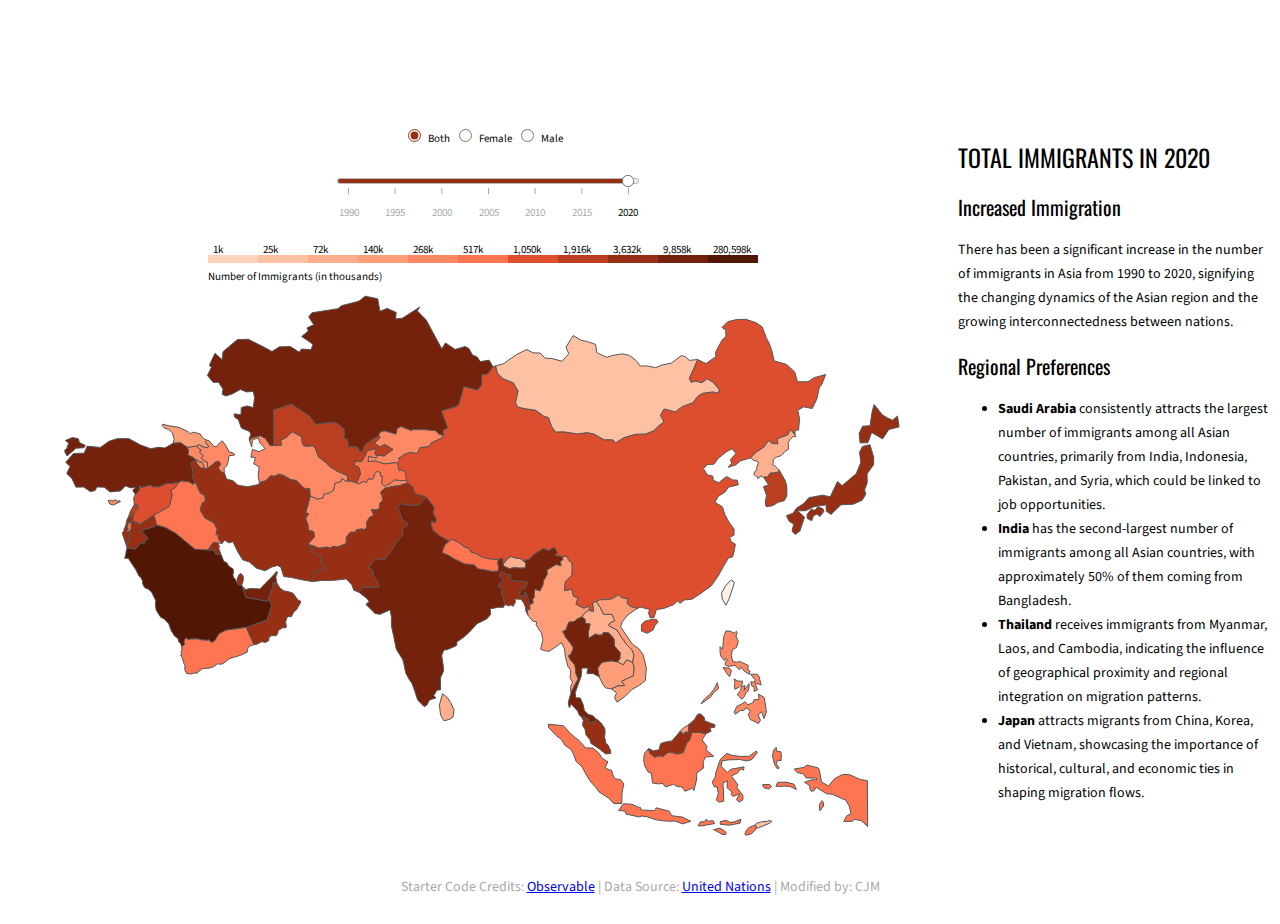
<file: 1_choropleth.html>
<!DOCTYPE html>
<html lang="en">

<head>
    <meta charset="utf-8" />
    <meta name="viewport" content="width=device-width, initial-scale=1" />
    <title>Total Immigrants by Country in Asia</title>
    <script src="d3/d3.v6.min.js"></script>
    <script src="d3/d3-simple-slider.min.js"></script>
    <link rel="stylesheet" href="style.css" />
    <style>
        h1 {
            font-family: "Oswald", sans-serif;
            font-size: 24px;
            font-weight: 400;
            text-transform: uppercase;
            color: black;
            padding: 0;
            margin: 0;
        }

        h2 {
            font-family: "Oswald", sans-serif;
            font-size: 20px;
            font-weight: 400;
        }

        p,
        li {
            font-family: "Source Sans Pro", sans-serif;
            font-weight: 400;
            font-size: 14px;
            line-height: 24px;
        }

        label,
        text {
            font-family: "Source Sans Pro", sans-serif;
            font-weight: 400;
            font-size: 11px;
            line-height: 24px;
        }

        .slider {
            cursor: pointer;
        }

        .row {
            display: flex;
        }

        .column {
            flex: 50%;
        }

        .wrapper {
            margin-top: 10%;
        }

        #gender-group {
            text-align: center;
        }

        footer {
            margin-top: -5%;
        }

        input {
            accent-color: #972F14;
        }
    </style>
</head>

<body>
    <main class="wrapper">
        <div class="row">
            <div class="column">
                <!--#region gender -->
                <div id="gender-group">
                    <span>
                        <input type="radio" name="gender" value="B" id="b" onchange="getValue(this)" checked>
                        <label for="b">Both</label>
                    </span>
                    <span>
                        <input type="radio" name="gender" value="F" id="f" onchange="getValue(this)">
                        <label for="f">Female</label>
                    </span>
                    <span>
                        <input type="radio" name="gender" value="M" id="m" onchange="getValue(this)">
                        <label for="m">Male</label>
                    </span>
                </div>
                <!--#endregion -->
                <div id="slider"></div>
                <svg id="map" width="950" height="700"></svg>
            </div>
            <div class="column" style="padding-top: 1%;">
                <h1>Total Immigrants in 2020</h1>
                <h2> Increased Immigration </h2>
                <p>There has been a significant increase in the number of immigrants in Asia from 1990 to 2020,
                    signifying the changing dynamics of the Asian region and the growing interconnectedness between
                    nations.</p>
                <h2>Regional Preferences</h2>
                <!-- <p>The data also reveals specific regional preferences for certain countries. -->
                <ul>
                    <li><strong>Saudi Arabia</strong> consistently attracts the largest number of immigrants among all
                        Asian countries, primarily from India, Indonesia, Pakistan, and Syria, which could be linked to
                        job opportunities. </li>
                    <li><strong>India</strong> has the second-largest number of immigrants among all Asian countries,
                        with approximately 50% of them coming from Bangladesh. </li>
                    <li><strong>Thailand</strong> receives immigrants from Myanmar, Laos, and Cambodia, indicating the
                        influence of geographical proximity and regional integration on migration patterns.</li>
                    <li>
                        <strong>Japan</strong> attracts migrants from China, Korea, and Vietnam, showcasing the
                        importance of historical, cultural, and economic ties in shaping migration flows.
                    </li>
                </ul>
                </p>
            </div>
        </div>
        <footer>
            <p>
                Starter Code Credits: <a href="https://observablehq.com/@d3/choropleth" target="_blank">Observable</a>
                | Data Source: <a href="https://www.un.org/development/desa/pd/content/international-migrant-stock"
                    target="_blank">United Nations</a>
                | Modified by: CJM
            </p>
        </footer>
    </main>
</body>

<script>
    var dataset = {
        // AFG: {
        //     both: Array(7) for [1990 till 2020's number of immigrants],
        //     male: Array(7),
        //     female: Array(7)
        // }, ...50 more countries
    };
    let topo;

    // Filter for Asian countries
    var asia = [];

    // Filter gender
    let selectedGender = "B";

    // p
    const p = d3.select("#output");

    // The svg
    const svg = d3.select("#map"),
        width = +svg.attr("width"),
        height = +svg.attr("height");

    // Map and projection
    const path = d3.geoPath();
    const projection = d3.geoMercator()
        .scale(400)
        .center([0, 20])
        .translate([width / 2 - 600, height / 2 - 50]);

    // Data 
    const data = new Map();

    //#region FORMATTERs
    const formatTick = d3.formatPrefix(",.0", 1e3);
    const formattedNumber = (number) => number.toLocaleString();
    const formatYear = (year) => year.toString();
    //#endregion FORMATTERs

    //Color scale    
    const deciles = [1000, 24774.5, 71522, 139773.5, 267922, 516920.5, 1050070, 1916439.5, 3632496, 9857625.5, 280598105]
    const colorScale = d3.scaleThreshold()
        .domain(deciles)
        .range([
            "#FFD2B9",
            "#FFC1A4",
            "#FFAF8E",
            "#FF9D79",
            "#FF8965",
            "#FF7551",
            "#DC4E2D",
            "#BA3E20",
            "#972F14",
            "#74220C",
            "#521605"]);

    //#region LEGEND
    const legendWidth = 500; // Adjust the width of the legend
    const legendHeight = 8;
    const tickWidth = legendWidth / (colorScale.range().length - 1); // Calculate the width between ticks

    var legendSvg = svg
        .append("g")
        .attr("class", "legend") // create a group called 'key'
        .attr("transform", "translate(200, 35)"); // move to 200,35

    // Create color rectangles for the legend
    legendSvg.selectAll("rect")
        .data(colorScale.range())
        .enter().append("rect")
        .attr("x", (d, i) => i * tickWidth)
        .attr("width", tickWidth)
        .attr("height", legendHeight)
        .style("fill", d => d);

    // Create tick labels
    legendSvg.selectAll("text")
        .data(colorScale.domain())
        .enter().append("text")
        .text(d => formatTick(d)) // Format the tick labels
        .attr("x", (d, i) => i * tickWidth + 5) //+ tickWidth / 2
        .attr("y", legendHeight - 10)
        .attr("text-anchor", "start")
        .attr("font-size", "x-small");

    // Add a legend title
    legendSvg.append("text")
        .attr("class", "caption")
        .attr("x", 0)
        .attr("y", 25) // Adjust the position of the legend title
        .attr("fill", "#000")
        .text("Number of Immigrants (in thousands)")
        .attr("font-size", "smaller");
    //#region LEGEND

    if (Object.keys(dataset).length === 0) loadData(selectedGender);
    function getValue(radio) {
        loadData(selectedGender = radio.value);
    }

    function drawMap(topo, selectedGender, year = 6) {
        if (selectedGender == 'B')
            d3.select("h1").html("Total" + " immigrants in " + (1990 + year * 5));
        else if (selectedGender == 'F')
            d3.select("h1").html("Female immigrants in " + (1990 + year * 5));
        else if (selectedGender == 'M')
            d3.select("h1").html("Male immigrants in " + (1990 + year * 5));

        svg.select("g.asia").remove();
        for (const [key, value] of Object.entries(dataset)) {
            switch (selectedGender) {
                case "M":
                    data.set(key, dataset[key].male)
                    break;
                case "F":
                    data.set(key, dataset[key].female)
                    break;
                default:
                    data.set(key, dataset[key].both)
            }
        }

        svg.append("g")
            .attr("class", "asia") // create a group called 'asia' map
            .selectAll("path")
            .data(topo.features.filter(function (d) {
                return asia.includes(d.id);
            }))
            .enter()
            .append("path")
            // draw each country
            .attr("d", d3.geoPath()
                .projection(projection)
            )
            // set the color of each country
            .attr("fill", function (d) {
                d.total = data.get(d.id)[year] || 0;
                if (d.total == 0)
                    return "#FFF0E6"
                else
                    return colorScale(d.total);
            })
            .style("stroke", "#555")
            .attr("class", function (d) { return "Country" })
            .attr("transform", "translate(0, 100)")
            .on("mouseover", mouseOver)
            .on("mouseleave", mouseLeave)
            //tooltip            
            .append("title")
            .text(function (d) {
                // console.log(d)
                if (d.id == "TWN")
                    return `${d.properties.name}, China (${d.id})\n${d.total}`;
                return `${d.properties.name} (${d.id})\n${formattedNumber(d.total)}`;
            });

    }

    const yearList = [1990, 1995, 2000, 2005, 2010, 2015, 2020];

    function loadData(selectedGender) { // Load external data and boot                  
        Promise.all([
            d3.json("countries.geojson"),
            d3.csv("/data/a.csv", function (d) {
                if (d.id) {
                    asia.push(d.id); // set asian countries filter
                    dataset[d.id] = {
                        both: [+d.both1990, +d.both1995, +d.both2000, +d.both2005, +d.both2010, +d.both2015, +d.both2020],
                        male: [+d.male1990, +d.male1995, +d.male2000, +d.male2005, +d.male2010, +d.male2015, +d.male2020],
                        female: [+d.female1990, +d.female1995, +d.female2000, +d.female2005, +d.female2010, +d.female2015, +d.female2020]
                    };
                }
            })]).then(function (loadData) {
                topo = loadData[0]; // access geojson

                drawMap(topo, selectedGender);
            });
    }

    //#region MOUSE
    let mouseOver = function (d) {
        d3.selectAll(".Country")
            .transition()
            .duration(200)
            .style("opacity", .5)
        d3.select(this)
            .transition()
            .duration(200)
            .style("opacity", 1)
    }

    let mouseLeave = function (d) {
        d3.selectAll(".Country")
            .transition()
            .duration(200)
            .style("opacity", 1)
        d3.select(this)
            .transition()
            .duration(200)
    }
    //#endregion MOUSE

    //#region SLIDER
    var margin = { top: 50, right: 50, bottom: 0, left: 50 },
        w = 300 - margin.left - margin.right,
        h = 150 - margin.top - margin.bottom;

    var endDate = new Date();

    Date.prototype.addDays = function (days) {
        var date = new Date(this.valueOf());
        date.setDate(date.getDate() + days);
        return date;
    };

    endDate = endDate.addDays(10);

    var sliderTime = d3
        .sliderBottom()
        .min(yearList[0])
        .max(yearList[yearList.length - 1])
        .step(5)
        .width(w + margin.left + margin.right - 20)
        .tickValues(yearList)
        .tickFormat(formatYear)
        .fill('#972F14')
        .default(yearList[yearList.length - 1])
        .handle(d3.symbol().type(d3.symbolCircle).size(100)()) // size of slider dragger
        .on("onchange", function (val) {
            drawMap(topo, selectedGender, (val - 1990) / 5)
        });

    var gTime = d3
        .select("div#slider")
        .append("svg")
        .attr("width", 680)
        .attr("height", 65)
        .append("g")
        .attr("transform", "translate(340,30)");

    gTime.call(sliderTime);
    //#endregion SLIDER
</script>

</html>
</file>
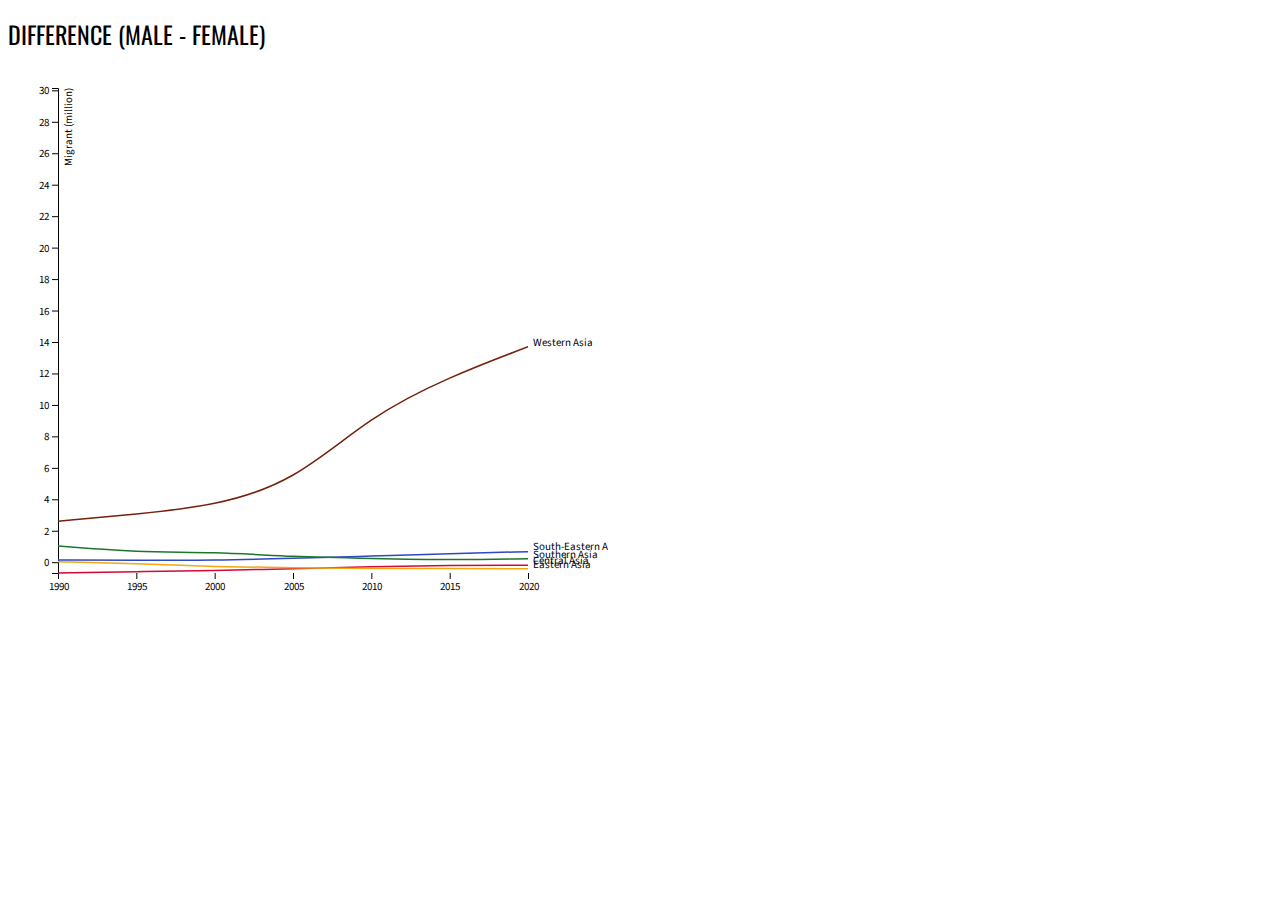
<file: 2_diff.html>
<!DOCTYPE html>
<meta charset="utf-8">
<link rel="stylesheet" href="style.css" />
<style>
    .axis--x path {
        display: none;
    }

    .line {
        fill: none;
        stroke: steelblue;
        stroke-width: 1.5px;
    }

    h1 {
        font-family: "Oswald", sans-serif;
        font-size: 24px;
        font-weight: 400;
        text-transform: uppercase;
        color: black;
    }

    label,
    text {
        font-family: "Source Sans Pro", sans-serif;
        font-weight: 400;
        font-size: 11px;
        line-height: 24px;
    }
</style>
<h1>Difference (Male - Female)</h1>
<svg id="f" width="600" height="535"></svg>
<script src="d3/d3.v6.min.js"></script>
<script>
    var svg = d3.select("#f"),
        margin = { top: 20, right: 40, bottom: 30, left: 50 },
        width = svg.attr("width") - margin.left - margin.right,
        height = svg.attr("height") - margin.top - margin.bottom,
        g = svg.append("g").attr("transform", "translate(" + margin.left + "," + margin.top + ")");

    var parseTime = d3.timeParse("%Y%m%d");

    var x = d3.scaleTime().range([0, width - margin.right]),
        y = d3.scaleLinear().range([height, 0]),
        z = d3.scaleOrdinal().range([
            "#d20939ff",
            "#f3a80eff",
            "#2F47C2",
            "#1C762B",
            "#74220c",
        ]);;

    const makeLine = (xScale) => d3.line()
        .curve(d3.curveBasis)
        .x(function (d) { return xScale(d.year); })
        .y(function (d) { return y(d.migrant); });

    var line = d3.line()
        .curve(d3.curveBasis)
        .x(function (d) { return x(d.year); })
        .y(function (d) { return y(d.migrant); });


    d3.csv("/data/b.csv", function (d) {
        return d;
    }).then(function (data) {

        let columns = ['sex', 'year', 'Central Asia', 'Eastern Asia', 'South-Eastern Asia', 'Southern Asia', 'Western Asia']
        for (d of data) {  // make sure correct data types for: (1) year -> date, (2) migrants number -> number
            d.year = new Date(d.year, 0, 1);
            for (var i = 2, n = columns.length, c; i < n; ++i) // i = 2 means to start after 'year'
                d[c = columns[i]] = +d[c];
        }
        var regions = data.columns.slice(2).map(function (id) { //new array starting at 3th column
            return {
                id: id,
                values: data
                    .filter(function (d) {
                        return d.sex === "Diff";
                    }).map(function (d) {
                        return { year: d.year, migrant: d[id] };
                    })
            };
        });

        x.domain(d3.extent(data, function (d) { return d.year; }));

        y.domain([-685995, 30148030]);

        z.domain(regions.map(function (c) { return c.id; }));

        const x_axis = g.append("g")
            .attr("class", "axis axis--x")
            .attr("id", 'x_axis')
            .attr("transform", "translate(0," + height + ")")
            .call(d3.axisBottom(x));

        var formatValue = d3.format(".2s");

        //Draw axis
        g.append("g")
            .attr("class", "axis axis--y")
            .call(d3.axisLeft(y).tickFormat(function (d) { return formatValue(d).replace('M', '').replace('.0', ''); }))
            .append("text")
            .attr("transform", "rotate(-90)")
            .attr("y", 6)
            .attr("dy", "0.71em")
            .attr("fill", "#000")
            .text("Migrant (million)");

        var region = g.selectAll(".region")
            .data(regions)
            .enter().append("svg")
            .attr("class", "region")
            .attr("width", width - margin.right);


        function hover(elem, d) {
            var attrs = elem.srcElement.attributes;
            let id = attrs['data-id'].value;
            let path = region.select('#' + id);
            if (path.attr('visibility') == 'hidden') {
                return;
            }
            // console.log(elem)
            // console.log(d)

            region.selectAll('.line').style('stroke', d => {
                let target_id = d.id.substring(0, 6).toUpperCase();
                if (d.id.substring(0, 6).toUpperCase() == id) {
                    return z(d.id)
                } else {
                    return '#eaeaea'
                }
            });

            svg.selectAll('.label')
                .attr('fill', d => {
                    let target_id = d.id.substring(0, 6).toUpperCase();
                    if (d.id.substring(0, 6).toUpperCase() == id) {
                        return "black"
                    } else {
                        return '#eaeaea'
                    }
                });
        }

        function exit(elem) {
            var attrs = elem.srcElement.attributes;
            let id = attrs['data-id'].value;
            let path = region.select('#' + id);
            if (path.attr('visibility') == 'hidden') {
                return;
            }
            region.selectAll('.line').style('stroke', d => {
                return z(d.id)
            });
            svg.selectAll('.label')
                .attr('fill', d => {
                    return "black"
                });
        }

        function click(elem) {
            var attrs = elem.srcElement.attributes;

            let id = attrs['data-id'].value;

            let path = region.select('#' + id);
            let visibility = path.attr('visibility');
            if (visibility == 'visible') {
                path.attr('visibility', 'hidden');
                region.selectAll('.line').style('stroke', d => {
                    return z(d.id)
                });
            } else {
                path.attr('visibility', 'visible');
                region.selectAll('.line').style('stroke', d => {
                    let target_id = d.id.substring(0, 6).toUpperCase();
                    if (d.id.substring(0, 6).toUpperCase() == id) {
                        return z(d.id)
                    } else {
                        return '#eaeaea'
                    }
                });
            }
        }

        const xAxis = (g, x) => g
            .attr("transform", `translate(0,${height})`)
            .call(d3.axisBottom(x).ticks(width / 80).tickSizeOuter(0))

        function zoomed(event) {
            const xz = event.transform.rescaleX(x);
            region.selectAll('.line').attr('d', function (d) { return makeLine(xz)(d.values); })
            x_axis.call(xAxis, xz);
        }

        const zoom = d3.zoom()
            .scaleExtent([1, 5])
            .extent([[margin.left, 0], [width - margin.right, height]])
            .translateExtent([[margin.left, -Infinity], [width - margin.right, Infinity]])
            .on("zoom", zoomed);

        svg.call(zoom)
            .transition()
            .duration(100)
            .call(zoom.scaleTo, 1, [x(Date.UTC(2020, 1, 1)), 0]);

        region.append("path")
            .attr("class", "line")
            .attr("d", function (d) { return line(d.values); })
            .attr("id", d => d.id.substring(0, 6).toUpperCase())
            .attr("data-id", d => d.id.substring(0, 6).toUpperCase())
            .attr("visibility", "visible")
            .style("stroke", function (d) { return z(d.id); })
            .on("click", click)
            .on("mouseover", hover)
            .on("mouseout", exit);

        svg.selectAll(".label")
            .data(regions)
            .enter()
            .append("text")
            .datum(function (d) { return { id: d.id, value: d.values[d.values.length - 1] }; })
            .attr("class", "label")
            .attr("transform", function (d) { return "translate(" + x(d.value.year) + "," + y(d.value.migrant) + ")"; })
            .attr("x", 55)
            .attr("y", 15)
            .attr("dy", "0.35em")
            .attr("data-id", d => d.id.substring(0, 6).toUpperCase())
            .text(function (d) { return d.id; })
            .on("click", click)
            .on("mouseover", hover)
            .on("mouseout", exit);

        var legend = svg.selectAll('g')
            .data(regions)
            .enter()
            .append('g')
            .attr('class', 'legend');

        legend.append('rect')
            .attr('x', width - 20)
            .attr('y', function (d, i) {
                return i * 20;
            })
            .attr('width', 10)
            .attr('height', 10)
            .style('fill', function (d) {
                console.log(d)
                return color(d.name);
            });

        legend.append('text')
            .attr('x', width - 8)
            .attr('y', function (d, i) {
                return (i * 20) + 9;
            })
            .text(function (d) {
                return d.name;
            });
    })
</script>
</file>
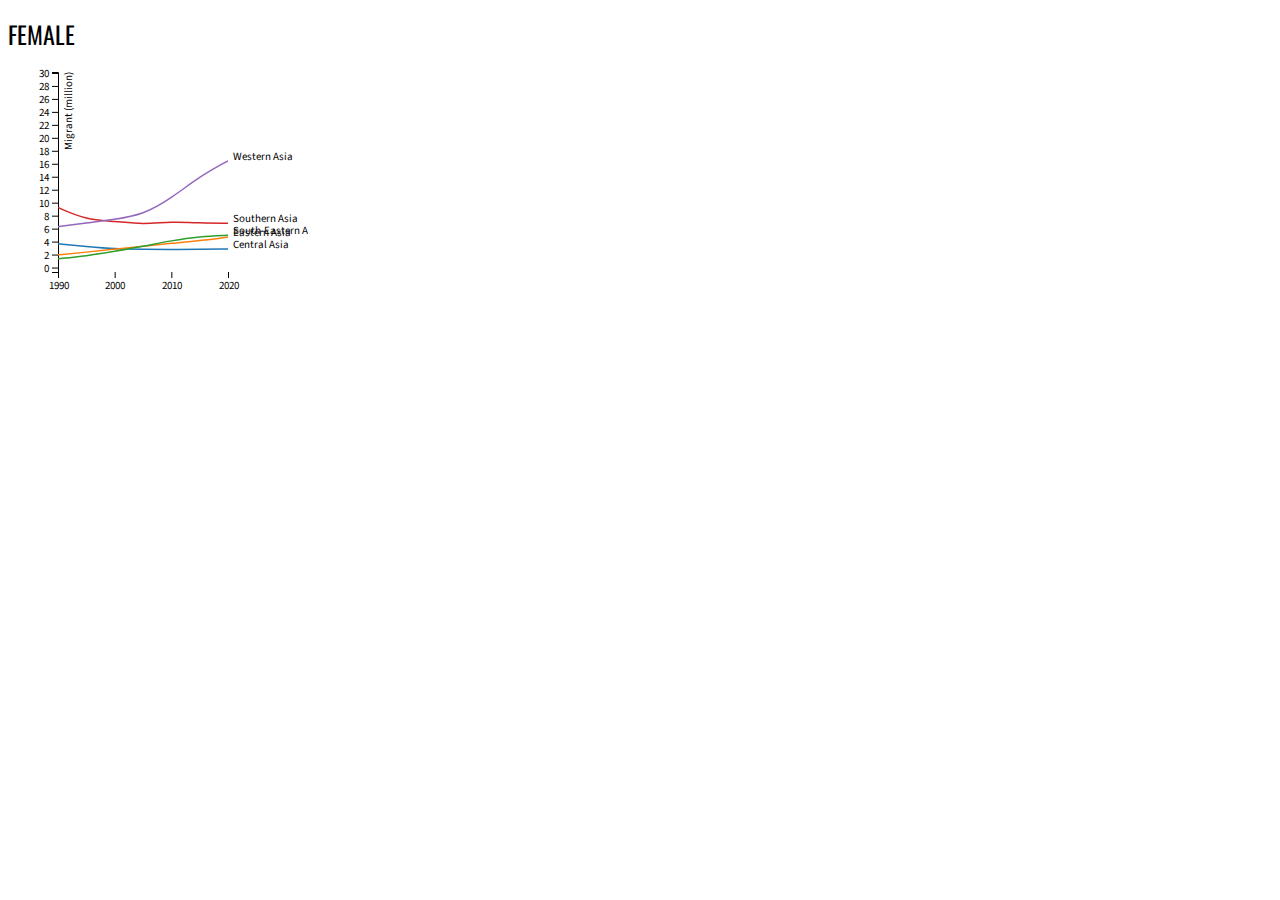
<file: 2_female.html>
<!DOCTYPE html>
<meta charset="utf-8">
<link rel="stylesheet" href="style.css" />
<style>
    .axis--x path {
        display: none;
    }

    .line {
        fill: none;
        stroke: steelblue;
        stroke-width: 1.5px;
    }

    h1 {
        margin-bottom: 0%;
        font-family: "Oswald", sans-serif;
        font-size: 24px;
        font-weight: 400;
        text-transform: uppercase;
        color: black;
    }

    label,
    text {
        font-family: "Source Sans Pro", sans-serif;
        font-weight: 400;
        font-size: 11px;
        line-height: 24px;
    }
</style>
<h1>Female</h1>
<svg id="f" width="300" height="250"></svg>
<script src="d3/d3.v6.min.js"></script>
<script>
    var svg = d3.select("#f"),
        margin = { top: 20, right: 40, bottom: 30, left: 50 },
        width = svg.attr("width") - margin.left - margin.right,
        height = svg.attr("height") - margin.top - margin.bottom,
        g = svg.append("g").attr("transform", "translate(" + margin.left + "," + margin.top + ")");

    var parseTime = d3.timeParse("%Y%m%d");

    var x = d3.scaleTime().range([0, width - margin.right]),
        y = d3.scaleLinear().range([height, 0]),
        z = d3.scaleOrdinal(d3.schemeCategory10);

    const makeLine = (xScale) => d3.line()
        .curve(d3.curveBasis)
        .x(function (d) { return xScale(d.year); })
        .y(function (d) { return y(d.migrant); });

    var line = d3.line()
        .curve(d3.curveBasis)
        .x(function (d) { return x(d.year); })
        .y(function (d) { return y(d.migrant); });


    d3.csv("/data/b.csv", function (d) {
        return d;
    }).then(function (data) {
        // console.log(data)

        let columns = ['sex', 'year', 'Central Asia', 'Eastern Asia', 'South-Eastern Asia', 'Southern Asia', 'Western Asia']
        for (d of data) {  // make sure correct data types for: (1) year -> date, (2) migrants number -> number
            d.year = new Date(d.year, 0, 1);
            for (var i = 2, n = columns.length, c; i < n; ++i) // i = 2 means to start after 'year'
                d[c = columns[i]] = +d[c];
            console.log(d)
        }
        var regions = data.columns.slice(2).map(function (id) { //new array starting at 3th column
            return {
                id: id,
                values: data
                    .filter(function (d) {
                        return d.sex === "Female";
                    }).map(function (d) {
                        return { year: d.year, migrant: d[id] };
                    })
            };
        });
        // console.log(regions)
        x.domain(d3.extent(data, function (d) { return d.year; }));

        y.domain([-685995, 30148030]);

        z.domain(regions.map(function (c) { return c.id; }));

        const x_axis = g.append("g")
            .attr("class", "axis axis--x")
            .attr("id", 'x_axis')
            .attr("transform", "translate(0," + height + ")")
            .call(d3.axisBottom(x));

        var formatValue = d3.format(".2s");

        //Draw axis
        g.append("g")
            .attr("class", "axis axis--y")
            .call(d3.axisLeft(y).tickFormat(function (d) { return formatValue(d).replace('M', '').replace('.0', ''); }))
            .append("text")
            .attr("transform", "rotate(-90)")
            .attr("y", 6)
            .attr("dy", "0.71em")
            .attr("fill", "#000")
            .text("Migrant (million)");

        var region = g.selectAll(".region")
            .data(regions)
            .enter().append("svg")
            .attr("class", "region")
            .attr("width", width - margin.right);


        function hover(elem, d) {
            var attrs = elem.srcElement.attributes;
            let id = attrs['data-id'].value;
            let path = region.select('#' + id);
            if (path.attr('visibility') == 'hidden') {
                return;
            }
            console.log(elem)
            console.log(d)

            region.selectAll('.line').style('stroke', d => {
                let target_id = d.id.substring(0, 6).toUpperCase();
                if (d.id.substring(0, 6).toUpperCase() == id) {
                    return z(d.id)
                } else {
                    return '#eaeaea'
                }
            });
        }

        function exit(elem) {
            var attrs = elem.srcElement.attributes;
            let id = attrs['data-id'].value;
            let path = region.select('#' + id);
            if (path.attr('visibility') == 'hidden') {
                return;
            }
            region.selectAll('.line').style('stroke', d => {
                return z(d.id)
            });
        }

        function click(elem) {
            var attrs = elem.srcElement.attributes;

            let id = attrs['data-id'].value;

            let path = region.select('#' + id);
            let visibility = path.attr('visibility');
            if (visibility == 'visible') {
                path.attr('visibility', 'hidden');
                region.selectAll('.line').style('stroke', d => {
                    return z(d.id)
                });
            } else {
                path.attr('visibility', 'visible');
                region.selectAll('.line').style('stroke', d => {
                    let target_id = d.id.substring(0, 6).toUpperCase();
                    if (d.id.substring(0, 6).toUpperCase() == id) {
                        return z(d.id)
                    } else {
                        return '#eaeaea'
                    }
                });
            }
        }

        const xAxis = (g, x) => g
            .attr("transform", `translate(0,${height})`)
            .call(d3.axisBottom(x).ticks(width / 80).tickSizeOuter(0))

        function zoomed(event) {
            const xz = event.transform.rescaleX(x);
            region.selectAll('.line').attr('d', function (d) { return makeLine(xz)(d.values); })
            x_axis.call(xAxis, xz);
        }

        const zoom = d3.zoom()
            .scaleExtent([1, 5])
            .extent([[margin.left, 0], [width - margin.right, height]])
            .translateExtent([[margin.left, -Infinity], [width - margin.right, Infinity]])
            .on("zoom", zoomed);

        svg.call(zoom)
            .transition()
            .duration(100)
            .call(zoom.scaleTo, 1, [x(Date.UTC(2020, 1, 1)), 0]);

        region.append("path")
            .attr("class", "line")
            .attr("d", function (d) { return line(d.values); })
            .attr("id", d => d.id.substring(0, 6).toUpperCase())
            .attr("data-id", d => d.id.substring(0, 6).toUpperCase())
            .attr("visibility", "visible")
            .style("stroke", function (d) { return z(d.id); })
            .on("click", click)
            .on("mouseover", hover)
            .on("mouseout", exit);

        svg.selectAll(".label")
            .data(regions)
            .enter()
            .append("text")
            .datum(function (d) { return { id: d.id, value: d.values[d.values.length - 1] }; })
            .attr("class", "label")
            .attr("transform", function (d) { return "translate(" + x(d.value.year) + "," + y(d.value.migrant) + ")"; })
            .attr("x", 55)
            .attr("y", 15)
            .attr("dy", "0.35em")
            .attr("data-id", d => d.id.substring(0, 6).toUpperCase())
            .text(function (d) { return d.id; })
            .on("click", click)
            .on("mouseover", hover)
            .on("mouseout", exit);

        var legend = svg.selectAll('g')
            .data(regions)
            .enter()
            .append('g')
            .attr('class', 'legend');

        legend.append('rect')
            .attr('x', width - 20)
            .attr('y', function (d, i) {
                return i * 20;
            })
            .attr('width', 10)
            .attr('height', 10)
            .style('fill', function (d) {
                console.log(d)
                return color(d.name);
            });

        legend.append('text')
            .attr('x', width - 8)
            .attr('y', function (d, i) {
                return (i * 20) + 9;
            })
            .text(function (d) {
                return d.name;
            });
    })
</script>
</file>
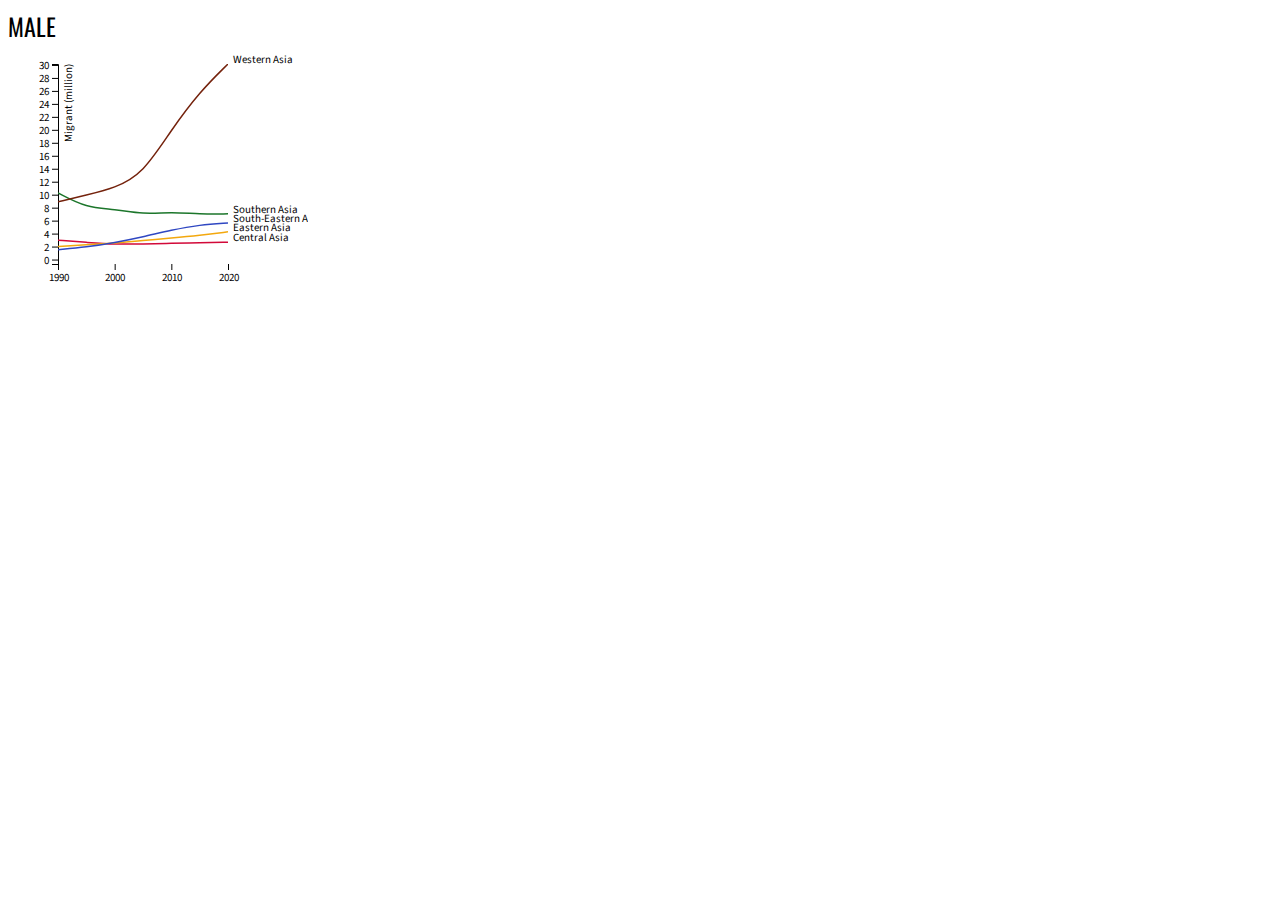
<file: 2_male.html>
<!DOCTYPE html>
<meta charset="utf-8">
<link rel="stylesheet" href="style.css" />
<style>
    .axis--x path {
        display: none;
    }

    .line {
        fill: none;
        stroke: steelblue;
        stroke-width: 1.5px;
    }

    h1 {
        margin-bottom: 0%;
        margin-top: 0%;
        font-family: "Oswald", sans-serif;
        font-size: 24px;
        font-weight: 400;
        text-transform: uppercase;
        color: black;
    }

    label,
    text {
        font-family: "Source Sans Pro", sans-serif;
        font-weight: 400;
        font-size: 11px;
        line-height: 24px;
    }
</style>
<h1>Male</h1>
<svg id="f" width="300" height="250"></svg>
<script src="d3/d3.v6.min.js"></script>
<script>
    var svg = d3.select("#f"),
        margin = { top: 20, right: 40, bottom: 30, left: 50 },
        width = svg.attr("width") - margin.left - margin.right,
        height = svg.attr("height") - margin.top - margin.bottom,
        g = svg.append("g").attr("transform", "translate(" + margin.left + "," + margin.top + ")");

    var parseTime = d3.timeParse("%Y%m%d");

    var x = d3.scaleTime().range([0, width - margin.right]),
        y = d3.scaleLinear().range([height, 0]),
        z = d3.scaleOrdinal().range([
            "#d20939ff",
            "#f3a80eff",
            "#2F47C2",
            "#1C762B",
            "#74220c",
        ]);;

    const makeLine = (xScale) => d3.line()
        .curve(d3.curveBasis)
        .x(function (d) { return xScale(d.year); })
        .y(function (d) { return y(d.migrant); });

    var line = d3.line()
        .curve(d3.curveBasis)
        .x(function (d) { return x(d.year); })
        .y(function (d) { return y(d.migrant); });


    d3.csv("/data/b.csv", function (d) {
        return d;
    }).then(function (data) {

        let columns = ['sex', 'year', 'Central Asia', 'Eastern Asia', 'South-Eastern Asia', 'Southern Asia', 'Western Asia']
        for (d of data) {  // make sure correct data types for: (1) year -> date, (2) migrants number -> number
            d.year = new Date(d.year, 0, 1);
            for (var i = 2, n = columns.length, c; i < n; ++i) // i = 2 means to start after 'year'
                d[c = columns[i]] = +d[c];
        }
        var regions = data.columns.slice(2).map(function (id) { //new array starting at 3th column
            return {
                id: id,
                values: data
                    .filter(function (d) {
                        return d.sex === "Male";
                    }).map(function (d) {
                        return { year: d.year, migrant: d[id] };
                    })
            };
        });

        x.domain(d3.extent(data, function (d) { return d.year; }));

        y.domain([-685995, 30148030]);

        z.domain(regions.map(function (c) { return c.id; }));

        const x_axis = g.append("g")
            .attr("class", "axis axis--x")
            .attr("id", 'x_axis')
            .attr("transform", "translate(0," + height + ")")
            .call(d3.axisBottom(x));

        var formatValue = d3.format(".2s");

        //Draw axis
        g.append("g")
            .attr("class", "axis axis--y")
            .call(d3.axisLeft(y).tickFormat(function (d) { return formatValue(d).replace('M', '').replace('.0', ''); }))
            .append("text")
            .attr("transform", "rotate(-90)")
            .attr("y", 6)
            .attr("dy", "0.71em")
            .attr("fill", "#000")
            .text("Migrant (million)");

        var region = g.selectAll(".region")
            .data(regions)
            .enter().append("svg")
            .attr("class", "region")
            .attr("width", width - margin.right);


        function hover(elem, d) {
            var attrs = elem.srcElement.attributes;
            let id = attrs['data-id'].value;
            let path = region.select('#' + id);
            if (path.attr('visibility') == 'hidden') {
                return;
            }
            // console.log(elem)
            // console.log(d)

            region.selectAll('.line').style('stroke', d => {
                let target_id = d.id.substring(0, 6).toUpperCase();
                if (d.id.substring(0, 6).toUpperCase() == id) {
                    return z(d.id)
                } else {
                    return '#eaeaea'
                }
            });

            svg.selectAll('.label')
                .attr('fill', d => {
                    let target_id = d.id.substring(0, 6).toUpperCase();
                    if (d.id.substring(0, 6).toUpperCase() == id) {
                        return "black"
                    } else {
                        return '#eaeaea'
                    }
                });
        }

        function exit(elem) {
            var attrs = elem.srcElement.attributes;
            let id = attrs['data-id'].value;
            let path = region.select('#' + id);
            if (path.attr('visibility') == 'hidden') {
                return;
            }
            region.selectAll('.line').style('stroke', d => {
                return z(d.id)
            });
            svg.selectAll('.label')
                .attr('fill', d => {
                    return "black"
                });
        }

        function click(elem) {
            var attrs = elem.srcElement.attributes;

            let id = attrs['data-id'].value;

            let path = region.select('#' + id);
            let visibility = path.attr('visibility');
            if (visibility == 'visible') {
                path.attr('visibility', 'hidden');
                region.selectAll('.line').style('stroke', d => {
                    return z(d.id)
                });
            } else {
                path.attr('visibility', 'visible');
                region.selectAll('.line').style('stroke', d => {
                    let target_id = d.id.substring(0, 6).toUpperCase();
                    if (d.id.substring(0, 6).toUpperCase() == id) {
                        return z(d.id)
                    } else {
                        return '#eaeaea'
                    }
                });
            }
        }

        const xAxis = (g, x) => g
            .attr("transform", `translate(0,${height})`)
            .call(d3.axisBottom(x).ticks(width / 80).tickSizeOuter(0))

        function zoomed(event) {
            const xz = event.transform.rescaleX(x);
            region.selectAll('.line').attr('d', function (d) { return makeLine(xz)(d.values); })
            x_axis.call(xAxis, xz);
        }

        const zoom = d3.zoom()
            .scaleExtent([1, 5])
            .extent([[margin.left, 0], [width - margin.right, height]])
            .translateExtent([[margin.left, -Infinity], [width - margin.right, Infinity]])
            .on("zoom", zoomed);

        svg.call(zoom)
            .transition()
            .duration(100)
            .call(zoom.scaleTo, 1, [x(Date.UTC(2020, 1, 1)), 0]);

        region.append("path")
            .attr("class", "line")
            .attr("d", function (d) { return line(d.values); })
            .attr("id", d => d.id.substring(0, 6).toUpperCase())
            .attr("data-id", d => d.id.substring(0, 6).toUpperCase())
            .attr("visibility", "visible")
            .style("stroke", function (d) { return z(d.id); })
            .on("click", click)
            .on("mouseover", hover)
            .on("mouseout", exit);

        svg.selectAll(".label")
            .data(regions)
            .enter()
            .append("text")
            .datum(function (d) { return { id: d.id, value: d.values[d.values.length - 1] }; })
            .attr("class", "label")
            .attr("transform", function (d) { return "translate(" + x(d.value.year) + "," + y(d.value.migrant) + ")"; })
            .attr("x", 55)
            .attr("y", 15)
            .attr("dy", "0.35em")
            .attr("data-id", d => d.id.substring(0, 6).toUpperCase())
            .text(function (d) { return d.id; })
            .on("click", click)
            .on("mouseover", hover)
            .on("mouseout", exit);

        var legend = svg.selectAll('g')
            .data(regions)
            .enter()
            .append('g')
            .attr('class', 'legend');

        legend.append('rect')
            .attr('x', width - 20)
            .attr('y', function (d, i) {
                return i * 20;
            })
            .attr('width', 10)
            .attr('height', 10)
            .style('fill', function (d) {
                console.log(d)
                return color(d.name);
            });

        legend.append('text')
            .attr('x', width - 8)
            .attr('y', function (d, i) {
                return (i * 20) + 9;
            })
            .text(function (d) {
                return d.name;
            });
    })
</script>
</file>
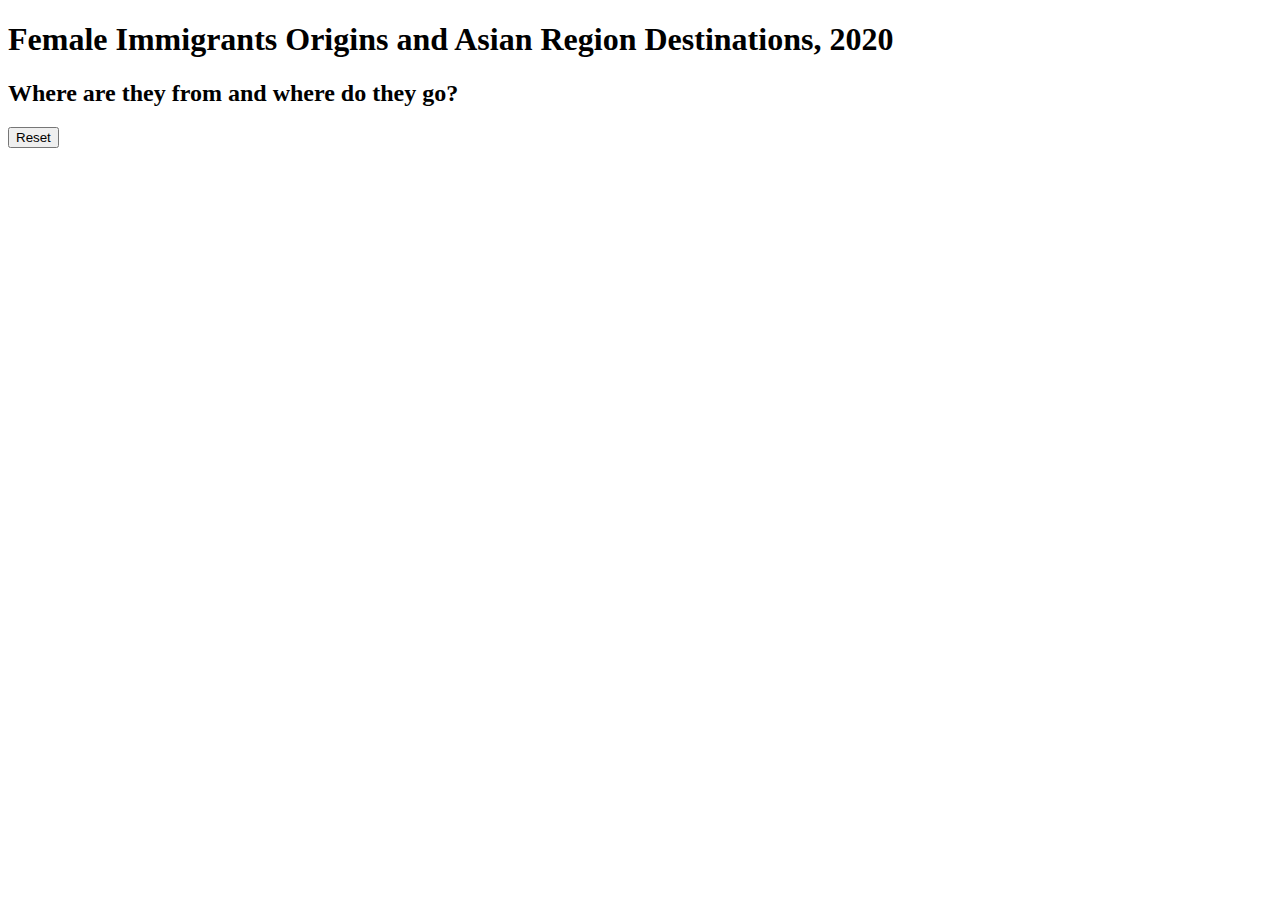
<file: 3.html>
<!DOCTYPE html>
<meta charset="utf-8">
<title>SANKEY Experiment</title>
<style>
    .node rect {
        cursor: move;
        fill-opacity: .9;
        shape-rendering: crispEdges;
    }

    .node text {
        pointer-events: none;
        text-shadow: 0 1px 0 #fff;
    }

    .link {
        fill: none;
        stroke: #000;
        stroke-opacity: .2;
    }

    .link:hover {
        stroke-opacity: .5;
    }
</style>

<body>

    <script src="https://d3js.org/d3.v4.min.js"></script>
    <script src="sankey.js"></script>
    <h1>Female Immigrants Origins and Asian Region Destinations, 2020</h1>
    <h2>Where are they from and where do they go?</h2>
    <button id="reset">Reset</button>
    <script>
        var units = "Immigrants";
        var sources = [];
        var targets = [];

        // set the dimensions and margins of the graph
        var margin = { top: 10, right: 10, bottom: 10, left: 10 },
            width = 1000 - margin.left - margin.right,
            height = 800 - margin.top - margin.bottom;

        // format variables
        var formatNumber = d3.format(",.0f"),    // zero decimal places
            format = function (d) { return formatNumber(d) + " " + units; },
            color = d3.scaleOrdinal(d3.schemeCategory10);

        loadData()
        function loadData(nodeName = "All") {
            d3.select("svg").remove();
            // append the svg object to the body of the page
            var svg = d3.select("body").append("svg")
                .attr("width", width + margin.left + margin.right)
                .attr("height", height + margin.top + margin.bottom)
                .append("g")
                .attr("transform",
                    "translate(" + margin.left + "," + margin.top + ")");

            // Set the sankey diagram properties
            var sankey = d3.sankey()
                .nodeWidth(36)
                .nodePadding(40)
                .size([width, height]);

            var path = sankey.link();

            d3.csv("c.csv", function (error, data) {
                var filteredData;
                if (nodeName == "All") {
                    filteredData = data;
                } else {
                    if (sources.includes(nodeName)) {
                        filteredData = data.filter(function (row) {
                            return row['source'] == nodeName;
                        });
                    }
                    if (targets.includes(nodeName)) {
                        filteredData = data.filter(function (row) {
                            return row['target'] == nodeName;
                        });
                    }
                }
                //set up graph in same style as original example but empty
                graph = { "nodes": [], "links": [] };

                filteredData.forEach(function (d) {
                    if (d.value != 0) {
                        if (!sources.includes(d.source)) sources.push(d.source);
                        if (!targets.includes(d.target)) targets.push(d.target);
                        graph.nodes.push({ "name": d.source });
                        graph.nodes.push({ "name": d.target });

                        graph.links.push({
                            "source": d.source,
                            "target": d.target,
                            "value": +d.value
                        });
                    }
                });

                // return only the distinct / unique nodes
                graph.nodes = d3.keys(d3.nest()
                    .key(function (d) { return d.name; })
                    .object(graph.nodes));

                // loop through each link replacing the text with its index from node
                graph.links.forEach(function (d, i) {
                    graph.links[i].source = graph.nodes.indexOf(graph.links[i].source);
                    graph.links[i].target = graph.nodes.indexOf(graph.links[i].target);
                });

                // now loop through each nodes to make nodes an array of objects
                // rather than an array of strings
                graph.nodes.forEach(function (d, i) {
                    graph.nodes[i] = { "name": d };
                });

                sankey
                    .nodes(graph.nodes)
                    .links(graph.links)
                    .layout(32);

                // add in the links
                var link = svg.append("g").selectAll(".link")
                    .data(graph.links)
                    .enter().append("path")
                    .attr("class", "link")
                    .attr("d", path)
                    .style("stroke-width", function (d) { return Math.max(1, d.dy); })
                    .sort(function (a, b) { return b.dy - a.dy; });

                // add the link titles
                link.append("title")
                    .text(function (d) {
                        return d.source.name + " → " +
                            d.target.name + "\n" + format(d.value);
                    });

                // add in the nodes
                var node = svg.append("g").selectAll(".node")
                    .data(graph.nodes)
                    .enter().append("g")
                    .attr("class", "node")
                    .attr("transform", function (d) {
                        return "translate(" + d.x + "," + d.y + ")";
                    })
                    .on("click", function (d) {
                        loadData(d.name);
                        if (d3.event.defaultPrevented) return;
                    })
                    .call(d3.drag()
                        .subject(function (d) {
                            return d;
                        })
                        .on("start", function () {
                            // this.parentNode.appendChild(this); // this line will make onclick not work
                        })
                        .on("drag", dragmove));

                // add the rectangles for the nodes
                node.append("rect")
                    .attr("height", function (d) { return d.dy; })
                    .attr("width", sankey.nodeWidth())
                    .style("fill", function (d) {
                        return d.color = color(d.name.replace(/ .*/, ""));
                    })
                    .style("stroke", function (d) {
                        return d3.rgb(d.color).darker(2);
                    })
                    .append("title")
                    .text(function (d) {
                        return d.name + "\n" + format(d.value);
                    });

                // add in the title for the nodes
                node.append("text")
                    .attr("x", -6)
                    .attr("y", function (d) { return d.dy / 2; })
                    .attr("dy", ".35em")
                    .attr("text-anchor", "end")
                    .attr("transform", null)
                    .text(function (d) { return d.name; })
                    .filter(function (d) { return d.x < width / 2; })
                    .attr("x", 6 + sankey.nodeWidth())
                    .attr("text-anchor", "start");

                // the function for moving the nodes
                function dragmove(d) {
                    d3.select(this)
                        .attr("transform",
                            "translate("
                            + d.x + ","
                            + (d.y = Math.max(
                                0, Math.min(height - d.dy, d3.event.y))
                            ) + ")");
                    sankey.relayout();
                    link.attr("d", path);
                }
            });
        }
        document.getElementById("reset").onclick = function () { loadData("All") };
    </script>

</body>
</file>
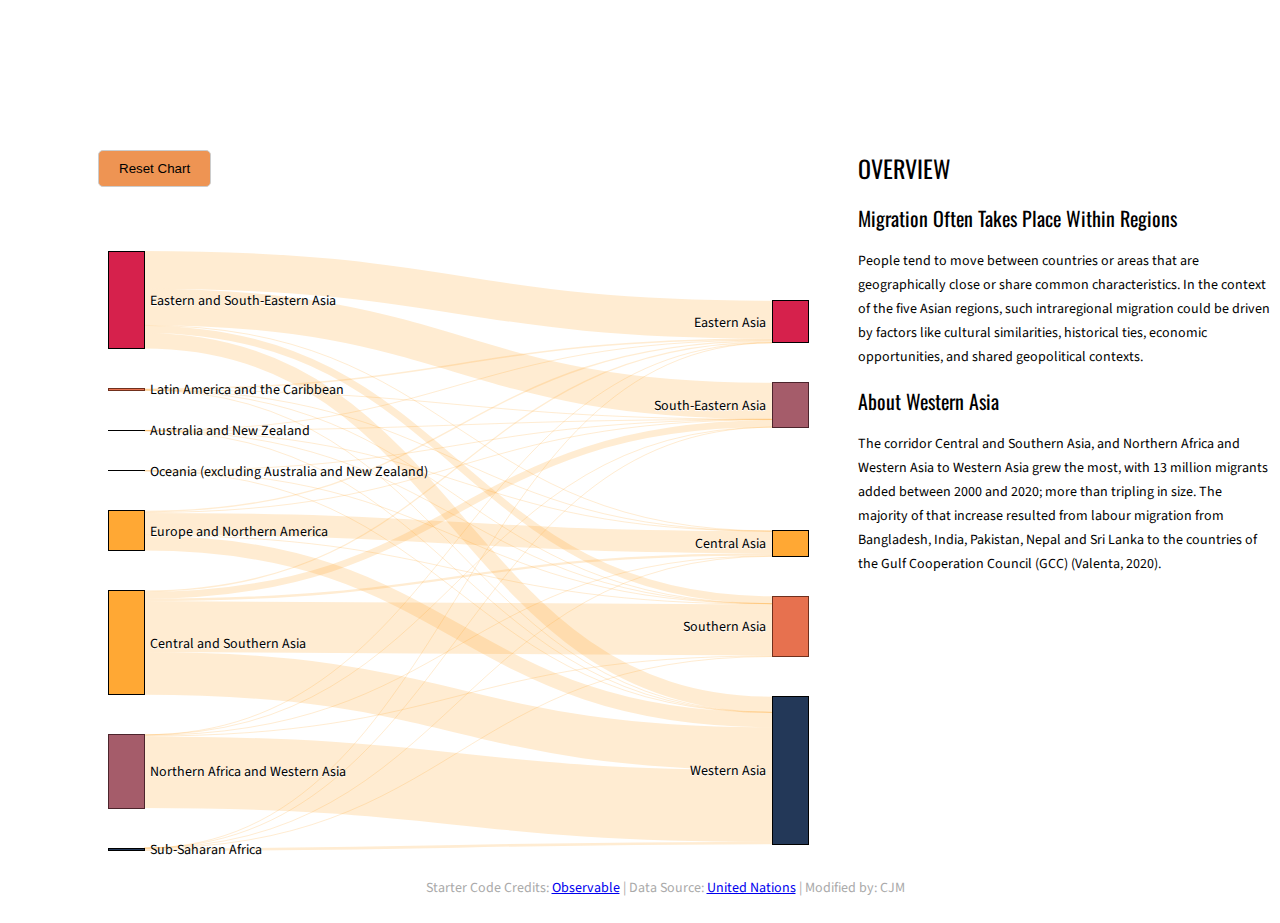
<file: 3_sankey.html>
<!DOCTYPE html>
<meta charset="utf-8">
<link rel="stylesheet" href="style.css" />
<style>
    .button-top {
        background-color: #EE9453ff;
        padding: 10px 20px;
        border: 1px solid #ccc;
        border-radius: 5px;
        cursor: pointer;
    }

    button {
        margin-left: 5%;
        background-color: #EE9453ff;
        padding: 10px 20px;
        border: 1px solid #ccc;
        border-radius: 5px;
        cursor: pointer;
    }

    button:hover,
    .button-top:hover {
        background-color: #D20939ff;
        color: white;
    }

    h1 {
        font-family: "Oswald", sans-serif;
        font-size: 24px;
        font-weight: 400;
        text-transform: uppercase;
        color: black;
        padding: 0;
        margin: 0;
    }

    h2 {
        font-family: "Oswald", sans-serif;
        font-size: 20px;
        font-weight: 400;
    }

    .node rect {
        cursor: move;
        fill-opacity: .9;
        shape-rendering: crispEdges;
    }

    .node text {
        pointer-events: none;
        text-shadow: 0 1px 0 #fff;
    }

    .link {
        fill: none;
        stroke: #FF9E1Eff;
        stroke-opacity: .2;
    }

    .link:hover {
        stroke-opacity: .5;
    }

    .wrapper {
        margin-top: 150px;
        margin-left: 50px;
    }

    .row {
        display: flex;
    }

    .column {
        flex: 50%;
    }

    footer {
        margin-top: -5%;
    }

    p,
    li {
        font-family: "Source Sans Pro", sans-serif;
        font-weight: 400;
        font-size: 14px;
        line-height: 24px;
    }

    label,
    text {
        font-family: "Source Sans Pro", sans-serif;
        font-weight: 400;
        /* font-size: 11px; */
        line-height: 24px;
    }
</style>

<body>
    <script src="d3/d3.v4.min.js"></script>
    <script src="sankey.js"></script>
    <div class="wrapper">
        <div class="row">
            <div class="column">
                <button class="button-top" id="reset">Reset Chart</button>
                <p id="sankey"></p>
            </div>
            <div class="column">
                <h1 id="region">Overview</h2>
                    <h2>Migration Often Takes Place Within Regions </h2>
                    <p> People tend to move between countries or areas that are geographically close or share common
                        characteristics. In the context of the five Asian regions, such intraregional migration could be
                        driven by factors like cultural similarities, historical ties, economic opportunities, and
                        shared geopolitical contexts.</p>
                    <h2>About Western Asia</h2>
                    <p> The corridor Central and Southern Asia, and Northern Africa and Western Asia to Western Asia
                        grew the most, with 13 million migrants added between 2000 and 2020; more than tripling in size.
                        The majority of that increase resulted from labour migration from Bangladesh, India, Pakistan,
                        Nepal and Sri Lanka to the countries of the Gulf Cooperation Council (GCC) (Valenta, 2020).</p>
            </div>
        </div>
        <footer>
            <p>
                Starter Code Credits: <a href="https://observablehq.com/@d3/sankey/2?collection=@d3/d3-sankey"
                    target="_blank">Observable</a>
                | Data Source: <a href="https://www.un.org/development/desa/pd/content/international-migrant-stock"
                    target="_blank">United Nations</a>
                | Modified by: CJM
            </p>
        </footer>
    </div>
    <script>
        var units = "Immigrants";
        var sources = [];
        var targets = [];

        // Define custom colors for nodes
        var nodeColors = d3.scaleOrdinal()
            .domain([
                "Eastern and South-Eastern Asia",
                "Latin America and the Caribbean",
                "Australia and New Zealand",
                "Oceania (excluding Australia and New Zealand)",
                // "Europe and Northern America",
                "Central and Southern Asia",
                "Northern Africa and Western Asia",
                "Sub-Saharan Africa",
                "Central Asia", "Eastern Asia", "South-Eastern Asia", "Southern Asia", "Western Asia"
            ])
            .range(['#D20939ff', '#E4623C', '#0B2246ff', '#FF9E1Eff', '#9B4A5A']);

        // Set the dimensions and margins of the graph
        var margin = { top: 50, right: 50, bottom: 50, left: 50 },
            width = 800 - margin.left - margin.right,
            height = 700 - margin.top - margin.bottom;

        // Format variables
        var formatNumber = d3.format(",.0f"),    // zero decimal places
            format = function (d) { return formatNumber(d) + " " + units; },
            color = d3.scaleOrdinal(d3.schemeCategory10);

        loadData()
        function loadData(nodeName = "All") {
            d3.select("svg").remove();
            // append the svg object to the body of the page
            var svg = d3.select("p").append("svg")
                .attr("width", width + margin.left + margin.right)
                .attr("height", height + margin.top + margin.bottom)
                .append("g")
                .attr("transform",
                    "translate(" + margin.left + "," + margin.top + ")");

            // Set the sankey diagram properties
            var sankey = d3.sankey()
                .nodeWidth(36)
                .nodePadding(40)
                .size([width, height]);

            var path = sankey.link();

            d3.csv("/data/c.csv", function (error, data) {
                var filteredData;
                if (nodeName == "All") {
                    filteredData = data;
                } else {
                    if (sources.includes(nodeName)) {
                        filteredData = data.filter(function (row) {
                            return row['source'] == nodeName;
                        });
                        d3.select("#region").html("Origin: " + nodeName);
                    }
                    if (targets.includes(nodeName)) {
                        filteredData = data.filter(function (row) {
                            return row['target'] == nodeName;
                        });
                        d3.select("#region").html("Destination: " + nodeName);
                    }
                }
                //set up graph in same style as original example but empty
                graph = { "nodes": [], "links": [] };

                filteredData.forEach(function (d) {
                    if (d.value != 0) {
                        if (!sources.includes(d.source)) sources.push(d.source);
                        if (!targets.includes(d.target)) targets.push(d.target);
                        graph.nodes.push({ "name": d.source });
                        graph.nodes.push({ "name": d.target });

                        graph.links.push({
                            "source": d.source,
                            "target": d.target,
                            "value": +d.value
                        });
                    }
                });

                // return only the distinct / unique nodes
                graph.nodes = d3.keys(d3.nest()
                    .key(function (d) { return d.name; })
                    .object(graph.nodes));

                // loop through each link replacing the text with its index from node
                graph.links.forEach(function (d, i) {
                    graph.links[i].source = graph.nodes.indexOf(graph.links[i].source);
                    graph.links[i].target = graph.nodes.indexOf(graph.links[i].target);
                });

                // now loop through each nodes to make nodes an array of objects
                // rather than an array of strings
                graph.nodes.forEach(function (d, i) {
                    graph.nodes[i] = { "name": d };
                });

                sankey
                    .nodes(graph.nodes)
                    .links(graph.links)
                    .layout(32);

                // add in the links
                var link = svg.append("g").selectAll(".link")
                    .data(graph.links)
                    .enter().append("path")
                    .attr("class", "link")
                    .attr("d", path)
                    .style("stroke-width", function (d) { return Math.max(1, d.dy); })
                    .sort(function (a, b) { return b.dy - a.dy; });

                // add the link titles
                link.append("title")
                    .text(function (d) {
                        return d.source.name + " → " +
                            d.target.name + "\n" + format(d.value);
                    });

                // add in the nodes
                var node = svg.append("g").selectAll(".node")
                    .data(graph.nodes)
                    .enter().append("g")
                    .attr("class", "node")
                    .attr("transform", function (d) {
                        return "translate(" + d.x + "," + d.y + ")";
                    })
                    .on("click", function (d) {
                        loadData(d.name);
                        if (d3.event.defaultPrevented) return;
                    })
                    .call(d3.drag()
                        .subject(function (d) {
                            return d;
                        })
                        .on("start", function () {
                            // this.parentNode.appendChild(this); // this line will make onclick not work
                        })
                        .on("drag", dragmove));

                // add the rectangles for the nodes
                node.append("rect")
                    .attr("height", function (d) { return d.dy; })
                    .attr("width", sankey.nodeWidth())
                    .style("fill", function (d) {
                        return d.color = nodeColors(d.name.replace(/ .*/, ""));
                    })
                    .style("stroke", function (d) {
                        return d3.rgb(d.color).darker(2);
                    })
                    .append("title")
                    .text(function (d) {
                        return d.name + "\n" + format(d.value);
                    });

                // add in the title for the nodes
                node.append("text")
                    .attr("x", -6)
                    .attr("y", function (d) { return d.dy / 2; })
                    .attr("dy", ".35em")
                    .attr("text-anchor", "end")
                    .attr("transform", null)
                    .text(function (d) { return d.name; })
                    .filter(function (d) { return d.x < width / 2; })
                    .attr("x", 6 + sankey.nodeWidth())
                    .attr("text-anchor", "start");

                // the function for moving the nodes
                function dragmove(d) {
                    d3.select(this)
                        .attr("transform",
                            "translate("
                            + d.x + ","
                            + (d.y = Math.max(
                                0, Math.min(height - d.dy, d3.event.y))
                            ) + ")");
                    sankey.relayout();
                    link.attr("d", path);
                }
            });
        }
        document.getElementById("reset").onclick = function () {
            loadData("All");
            d3.select("#region").html("Overview");
        };
    </script>

</body>
</file>
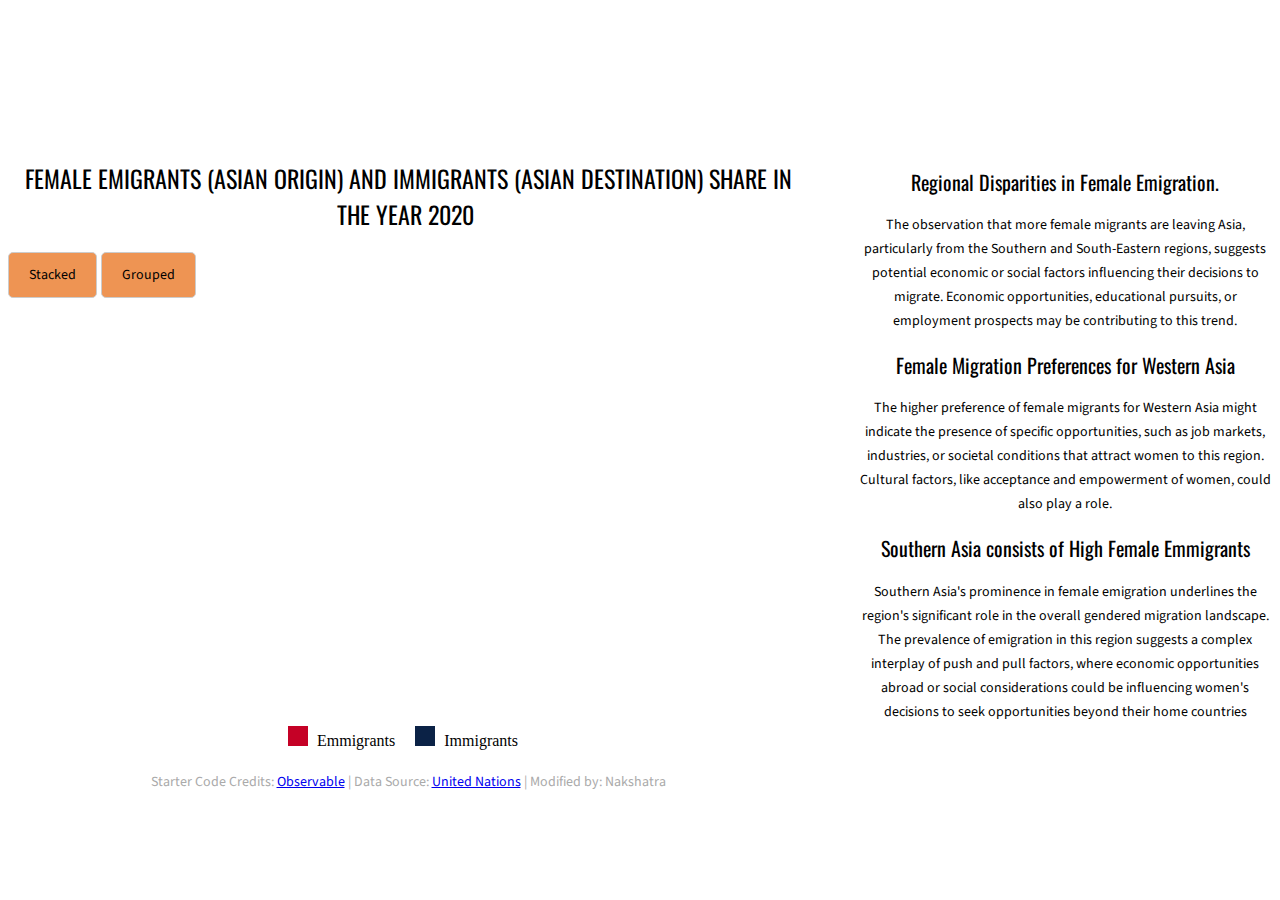
<file: 4_bar.html>
<!DOCTYPE html>
<html lang="en">
<head>
    <meta charset="utf-8">
    <title>Chart 4</title>
    <!-- Include D3.js library for data visualization -->
    <script src="https://d3js.org/d3.v7.min.js"></script>
    <link rel="stylesheet" href="style.css" />
    <style>
    .wrapper {
        margin-top: 150px;
        text-align: center;
    }

    .row {
        display: flex;
    }

    .column {
        flex: 50%;
    }

    .column-2{
        flex: 50%;
        padding-left: 50px;
    }

    /* Define the tooltip style */
    .tooltip {
        position: absolute;
        background-color: rgba(0, 0, 0, 0.8);
        color: white;
        padding: 5px;
        border-radius: 5px;
        pointer-events: none;
        opacity: 0;
    }

    /* Define legend style */
    .legend {
        display: flex;
        justify-content: left;
        align-items: center;
        margin-bottom: 20px;
        padding-top: 5px;
        padding-left: 280px;
    }

    .legend-item {
        margin-right: 20px;
    }

    .legend-color {
        display: inline-block;
        width: 20px;
        height: 20px;
        margin-right: 5px;
    }

    /* Style for the radio buttons */
    form {
        text-align: left;
        margin-bottom: 20px;
        margin-top: 20px;
    }

    /* Style for the radio button container */
    form label {
        display: inline-block;
        margin-bottom: -1px;
        cursor: pointer;
    }

    /* Style for the radio buttons */
    form input[type="radio"] {
        display: none; /* Hide the actual radio buttons */
    }

    /* Style for the tab appearance */
    form label {
        background-color: #EE9453ff;
        padding: 10px 20px;
        border: 1px solid #ccc;
        border-radius: 5px;
    }

    form input[type="radio"]:checked + label{
        background-color: #D20939ff;
            border-bottom: 10px solid white;
    }

    /* Add some hover effects */
    form label:hover {
        background-color:#D20939ff;
        color: white;
    }

    /*Text*/
    h1 {
            font-family: "Oswald", sans-serif;
            font-size: 24px;
            font-weight: 400;
            text-transform: uppercase;
            color: black;
            padding: 0;
            margin-top: 10px;
        }

    h2 {
            font-family: "Oswald", sans-serif;
            font-size: 20px;
            font-weight: 400;
        }

    p,label  {
            font-family: "Source Sans Pro", sans-serif;
            font-weight: 400;
            font-size: 14px;
            line-height: 24px;
        }
    </style>
</head>
<body>
    <div class="wrapper">
        <div class="row">
            <div class="column">
                <h1>Female Emigrants (Asian origin) and Immigrants (Asian destination) share in the year 2020 </h1>
                 <!-- Radio buttons for selecting chart mode (stacked or grouped) -->
                    <form>
                        <label><input type="radio" name="mode" value="stacked" checked> Stacked</label>
                        <label><input type="radio" name="mode" value="grouped"> Grouped</label>
                    </form>
                <!-- Chart SVG -->
                <svg id="body" width="800" height="400"></svg>

                <!-- Create a legend element -->
                <div class="legend">
                    <div class="legend-item">
                        <div class="legend-color" style="background-color: #C50126ff;"></div> Emmigrants
                    </div>
                    <div class="legend-item">
                        <div class="legend-color" style="background-color: #0B2246ff;"></div> Immigrants
                    </div> 
                </div>
                <footer>
                    <p>
                        Starter Code Credits: <a href="https://observablehq.com/@d3/stacked-to-grouped-bars" target="_blank">Observable</a>
                        | Data Source: <a href="https://www.un.org/development/desa/pd/content/international-migrant-stock"
                            target="_blank">United Nations</a>
                        | Modified by: Nakshatra
                    </p>
                </footer>
            </div>
            <div class="column-2">
                <h2>Regional Disparities in Female Emigration.</h2>
                <p>The observation that more female migrants are leaving Asia, particularly from the Southern and 
                    South-Eastern regions, suggests potential economic or social factors influencing their decisions 
                    to migrate. Economic opportunities, educational pursuits, or employment prospects may be contributing to this trend.</p>
                <h2>Female Migration Preferences for Western Asia </h2>
                <p>The higher preference of female migrants for Western Asia might indicate the presence of 
                specific opportunities, such as job markets, industries, or societal conditions that attract women 
                to this region. Cultural factors, like acceptance and empowerment of women, could also play a role.</p>
                <h2>Southern Asia consists of High Female Emmigrants</h2>
                <p>Southern Asia's prominence in female emigration underlines the region's 
                    significant role in the overall gendered migration landscape.  The prevalence of emigration 
                    in this region suggests a complex interplay of push and pull factors, where economic opportunities 
                    abroad or social considerations could be influencing women's decisions to seek opportunities beyond their home countries</p>
            </div>
        </div>
    </div>
    <div class="tooltip"></div>

    <script>
        // Define chart dimensions and margins
        var w = 800;
        var h = 400;
        var margin = { top: 14.5, right: 30, bottom: 50, left: 70 };

        var width = w - margin.left - margin.right;
        var height = h - margin.top - margin.bottom;
        var duration = 800;

        // Create an SVG element to contain the chart
        var svg = d3.select("#body")
            .append("svg")
            .attr("width", w)
            .attr("height", h);

        var g = svg.append("g")
            .attr("transform", "translate(" + margin.left + "," + margin.top + ")");

        // Define color scale for data series (Emmigrants and Immigrants)
        var color = d3.scaleOrdinal()
            .domain(["Emmigrants", "Immigrants"])
            .range(["#C50126ff", "#0B2246ff"]);

        // Load data from a CSV file named "BarChart.csv"
        d3.csv("/data/d.csv").then(function(data) {
            // Extract the column headers (keys)
            var keys = data.columns.slice(1);

            // Define x-axis scale for the regions
            var x0 = d3.scaleBand()
                .domain(data.map(function (d) { return d.Region; }))
                .range([0, width])
                .padding(0.1);

            // Define x-axis scale for grouped bars
            var x1 = d3.scaleBand()
                .domain(keys)
                .range([0, x0.bandwidth()]);

            // Define y-axis scale for the percentage values
            var y = d3.scaleLinear()
                .domain([0, d3.max(data, function (d) {
                    return d3.max(keys, function (key) {
                        return +d[key];
                    });
                })])
                .nice() // This ensures that the axis starts at 0 and ends at a nice round number
                .range([height, 0]);

            // Create grouped bars based on the data
            var grouped = g.append("g")
                .selectAll("g")
                .data(d3.stack().keys(keys)(data))
                .enter()
                .append("g")
                .attr("fill", function (d) { return color(d.key); });

             // Create individual bars within grouped bars
            var rect = grouped.selectAll("rect")
                .data(function (d) { return d; })
                .enter()
                .append("rect")
                .attr("x", function (d) { return x0(d.data.Region); })
                .attr("y", function (d) { return y(d[1]); })
                .attr("height", function (d) { return y(d[0]) - y(d[1]); })
                .attr("width", x0.bandwidth())
                .attr("title", function (d) { return d[1] - d[0]; }) // Actual value

                var regionToCountries = {
                    "Central Asia": ["Kazakhstan", "Kyrgzstan", "Tajikistan", "Turkmenistan", "Uzbekistan"],
                    "Eastern Asia": ["China", "China, Hong Kong", "China, Macao", "Japan", "Mongolia", "North Korea", "South Korea"],
                    "South - Eastern Asia": ["Brunei", "Cambodia", "Indonesia", "Laos", "Malaysia", "Myanmar", "Philippines", "Singapore", "Thailand", "Timor-Leste", "Viet Nam"],
                    "Southern Asia": ["Afghanistan", "Bangladesh", "Bhutan", "India", "Iran", "Maldives", "Nepal", "Pakistan", "Sri Lanka"],
                    "Western Asia": ["Armenia", "Azerbaijan", "Bahrain", "Cyprus", "Georgia", "Iraq", "Israel", "Jordan", "Kuwait", "Lebanon", "Oman", "Qatar", "Saudi Arabia", "Palestine", "Syrian Arab Republic", "Turkey", "United Arab Emirates"]
                };

            // Add x-axis label
            g.append("text")
                .attr("class", "x label")
                .attr("text-anchor", "middle")
                .attr("x", width / 2)
                .attr("y", height + 40)
                .text("Region");

            // Add y-axis label
            g.append("text")
                .attr("class", "y label")
                .attr("text-anchor", "middle")
                .attr("x", -height / 2)
                .attr("y", -50)
                .attr("transform", "rotate(-90)")
                .text("Number of Female Migrants");

          // Define y-axis scale for the percentage values
            var y = d3.scaleLinear()
                .domain([0, d3.max(data, function (d) {
                    return d3.max(keys, function (key) {
                        return +d[key];
                    });
                })])
                .nice()
                .range([height, 0]);

            // Add y-axis
            g.append("g")
                .attr("class", "y axis")
                .call(d3.axisLeft(y)
                    .tickFormat(function (d) {
                        return d / 1000000 + "M";
                    }));

            // Add x-axis
            g.append("g")
                .attr("class", "x axis")
                .attr("transform", "translate(0," + height + ")")
                .call(d3.axisBottom(x0));

           // Add x-axis labels with click event listener
            g.selectAll(".x.axis .tick text")
                .on("click", function (event, d) {
                    var region = d;
                    var countries = regionToCountries[region];

                    // Show tooltip at the center of the chart
                    var x = width / 2;
                    var y = height / 2;

                    // Display tooltip with list of countries
                    tooltip.style("opacity", 1)
                        .html("<strong>" + region + "</strong><br>" + countries.join("<br>"))
                        .style("left", x+ "px")
                        .style("top", (y + 100) + "px");
                });

            // Create and show the tooltip
            var tooltip = d3.select("body").select(".tooltip");

             // Show tooltip on mouseover
                rect.on("mouseover", function (event, d) {
                    var [x, y] = d3.pointer(event);
                    var value = d[1] - d[0];
                    tooltip.style("opacity", 1);
                    tooltip.html(value.toFixed(0))// Round to the nearest million
                       .style("left", (x + 50) + "px")
                        .style("top", (y + 300) + "px");
                });

            // Hide tooltip on mouseout
            rect.on("mouseout", function () {
                tooltip.style("opacity", 0);
            });

            // Add event listener to radio buttons for mode selection
            d3.selectAll("input")
                .on("change", changed);

            // Function to switch between grouped and stacked bar modes
            function changed() {
                if (this.value === "grouped") GroupedBar();
                else StackedBar();
            }

            // Function to transition to grouped bar mode
            function GroupedBar() {
                rect
                    .transition()
                    .duration(duration)
                    .attr("width", x1.bandwidth())
                    .transition()
                    .duration(duration)
                    .attr("x", function (d) {
                        return x0(d.data.Region) + x1(d3.select(this.parentNode).datum().key);
                    })
                    .transition()
                    .duration(duration)
                    .attr("y", function (d) { return y(d[1] - d[0]); })
                    .attr("height", function (d) { return y(0) - y(d[1] - d[0]); });

            }

            // Function to transition to stacked bar mode
            function StackedBar() {
                rect
                    .transition()
                    .duration(duration)
                    .attr("y", function (d) { return y(d[1] - d[0]); }) // Adjust y to the top of the bar
                    .attr("height", function (d) { return y(d[0]) - y(d[1]); }) // Adjust height
                    .transition()
                    .duration(duration)
                    .attr("y", function (d) { return y(d[1]); })
                    .transition()
                    .duration(duration)
                    .attr("x", function (d) { return x0(d.data.Region); })
                    .attr("width", x0.bandwidth());
            }
        });
    </script>
</body>
</html>
</file>
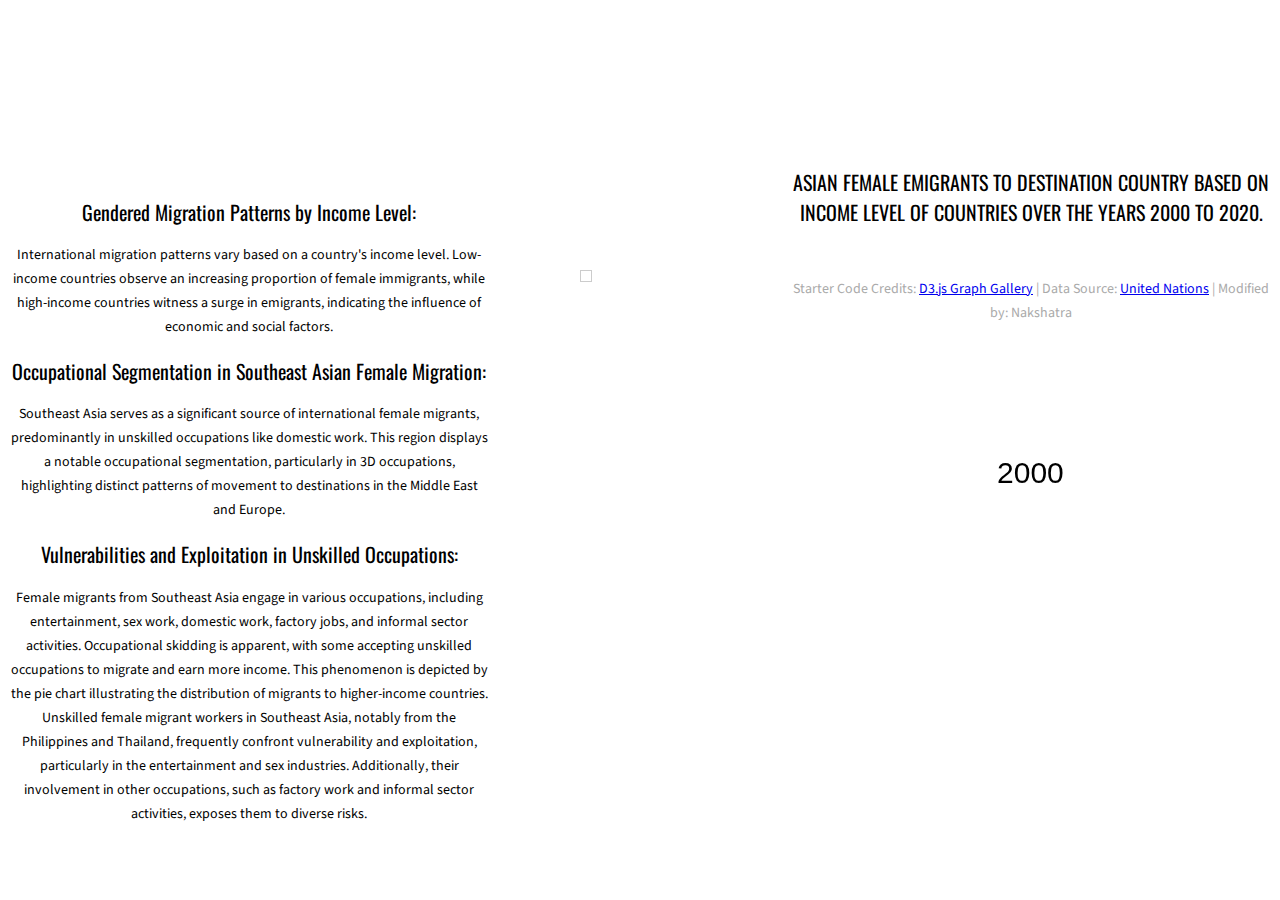
<file: 5_doughnut.html>
<!DOCTYPE html>
<html lang="en">
<head>
    <meta charset="UTF-8">
    <meta name="viewport" content="width=device-width, initial-scale=1.0">
    <title>5_doughnut</title>
    <script src="https://d3js.org/d3.v7.min.js"></script>
    <link rel="stylesheet" href="style.css" />
    <style>
        .wrapper {
            margin-top: 150px;
            text-align: center;
        }

        .row {
            display: flex;
        }

        .column {
            flex: 50%;
            padding-top: 30px;
        }

        .column-2{
            flex: 50%;
            padding-left: 300px;
        }
        .slice {
            transition: transform 0.2s;
        }
        .value {
            font-size: 14px;
        }
        .timer {
            font-size: 30px;
            font-family: 'Franklin Gothic Medium', 'Arial Narrow', Arial, sans-serif;
            text-anchor: middle;
            position: fixed;
            top: 42%;
            left: 80.5%;
            transform: translate(-50%, -50%);
            margin-top: 95px;
        }
        .chart-container {
            position: relative;
        }
        .chart {
            margin-top:50px;
            margin-left: 10px;
        }
        .legend {
            position: fixed;
            top: 250px;
            left: 580px;
            background: #fff;
            padding: 5px;
            border: 1px solid #ccc;
            margin-top: 20px;
            margin-right: 10px;
        }
        .legend-item {
            margin: 5px 0;
        }
        .legend-color {
            display: inline-block;
            width: 20px;
            height: 20px;
            margin-right: 10px;
            float: left;
        }
        .legend-text {
            display:inline-block;
            font-size: 14px;
            font-weight: bolder;
        }

        /*Text*/
        h1 {
            font-family: "Oswald", sans-serif;
            font-size: 24px;
            font-weight: 400;
            text-transform: uppercase;
            color: black;
            padding: 0;
            margin-top: 10px;
        }

    h2 {
            font-family: "Oswald", sans-serif;
            font-size: 20px;
            font-weight: 400;
        }

    p  {
            font-family: "Source Sans Pro", sans-serif;
            font-weight: 400;
            font-size: 14px;
            line-height: 24px;
        }

    </style>
</head>
<body>
    <div class="wrapper">
        <div class="row">
            <div class ="column">
                <h2>Gendered Migration Patterns by Income Level:</h2>
           <p> International migration patterns vary based on a country's income level. Low-income countries observe an increasing proportion of female immigrants,
             while high-income countries witness a surge in emigrants, indicating the influence of economic and social factors.</p>

                <h2>Occupational Segmentation in Southeast Asian Female Migration:</h2>
           <p> Southeast Asia serves as a significant source of international female migrants, predominantly in unskilled occupations like domestic work. 
            This region displays a notable occupational segmentation, particularly in 3D occupations, highlighting distinct patterns of movement to destinations 
            in the Middle East and Europe.</p>

                <h2>Vulnerabilities and Exploitation in Unskilled Occupations:</h2>
           <p>Female migrants from Southeast Asia engage in various occupations, including entertainment, sex work, domestic work, factory jobs, and informal sector 
            activities. Occupational skidding is apparent, with some accepting unskilled occupations to migrate and earn more income. This phenomenon is depicted by the
             pie chart illustrating the distribution of migrants to higher-income countries. Unskilled female migrant workers in Southeast Asia, notably from the 
             Philippines and Thailand, frequently confront vulnerability and exploitation, particularly in the entertainment and sex industries. Additionally, their 
             involvement in other occupations, such as factory work and informal sector activities, exposes them to diverse risks.</p>
               </div>
            
            <div class="column-2">
                <h2>ASIAN FEMALE EMIGRANTS TO DESTINATION COUNTRY BASED ON INCOME LEVEL OF COUNTRIES OVER THE YEARS 2000 TO 2020.</h2>
                 <div id="chart-container" class="chart-container">
                    <div id="chart" class="chart"></div>
                    <div id="timer" class="timer">2000</div>
                    <footer>
                        <p>
                            Starter Code Credits: <a href="https://d3-graph-gallery.com/graph/donut_basic.html" target="_blank">D3.js Graph Gallery</a>
                            | Data Source: <a href="https://www.un.org/development/desa/pd/content/international-migrant-stock"
                                target="_blank">United Nations</a>
                            | Modified by: Nakshatra
                        </p>
                    </footer>

                </div>
                <div id="legend" class="legend"></div>
            </div>
        </div>
    </div>
    <script>
        const width = 450;
        const height = 450;
        const radius = Math.min(width, height) / 2;
        const margin = 20; // Additional margin for better visibility
        const yearRange = [2000, 2005, 2010, 2015, 2020]; // Update the years
        let currentYear = yearRange[0];
        let interval;

        const svg = d3.select("#chart")
            .append("svg")
            .attr("width", width + 2 * margin)
            .attr("height", height + 2 * margin)
            .append("g")
            .attr("transform", `translate(${width / 2 + margin}, ${height / 2 + margin})`);

        const colors = [
        "#D20939ff",
        "#F3A80Eff",
        "#DB2D09ff",
        "#E31F5Fff",
        "#0B2246ff"
            ];

        const dataFiles = ["/data/e.csv/2000.csv", "/data/e.csv/2005.csv", "/data/e.csv/2010.csv", "/data/e.csv/2015.csv", "/data/e.csv/2020.csv"];
        let currentIndex = 0;

        // Create a legend
        const legend = d3.select("#legend");

        // Function to update the chart
        function updateChart(dataFile) {
  d3.csv(dataFile).then(data => {
    const pie = d3.pie()
      .value(d => d.values);

    const arcs = pie(data);
    const arc = d3.arc()
      .innerRadius(radius / 2)
      .outerRadius(radius);

    svg.selectAll("path").remove();
    svg.selectAll("text").remove();

    const slices = svg.selectAll("path")
      .data(arcs)
      .enter()
      .append("path")
      .attr("d", arc)
      .attr("fill", (d, i) => colors[i])
      .attr("class", "slice")
      .attr("stroke", "black")
      .attr("stroke-width", 2);

    // Add text labels in the slices as percentages
    const text = svg.selectAll("text")
      .data(arcs)
      .enter()
      .append("text")
      .attr("transform", d => `translate(${arc.centroid(d)})`)
      .attr("dy", "0.35em")
      .style("text-anchor", "middle")
      .style("font-weight", "bold")
      .style("font-size", "14px")
      .style("fill", "white")
      .text(d => ((d.endAngle - d.startAngle) / (2 * Math.PI) * 100).toFixed(1) + "%") // Display as percentage
      .attr("class", "value");

    slices.on("mouseover", function (d) {
      d3.select(this).transition().duration(50).ease(d3.easeElasticInOut)
        .attr("transform", `scale(1.1)`);
    })
      .on("mouseout", function () {
        d3.select(this).transition().duration(50)
          .attr("transform", "scale(1)");
      });

    updateLegend(data); // Update the legend
  });
}

        // Function to update the legend
        function updateLegend(data) {
            const legendItems = legend.selectAll(".legend-item")
                .data(data, d => d.key);

            legendItems.exit().remove();

            const newItem = legendItems.enter()
                .append("div")
                .attr("class", "legend-item");

            newItem.append("div")
                .attr("class", "legend-color")
                .style("background-color", (d, i) => colors[i]);

            newItem.append("div")
                .attr("class", "legend-text")
                .text(d => d.key);
        }

        function updateYear(year) {
    d3.select("#timer").text(year);
    if (currentIndex >= dataFiles.length) {
        currentIndex = 0;
        currentYear = yearRange[0];
    }
    updateChart(dataFiles[currentIndex]);
    currentIndex++;
    if (currentYear + 5 > yearRange[yearRange.length - 1]) {
        currentYear = yearRange[0]; // Reset to 2000 after reaching the last year
    } else {
        currentYear += 5; // Update the year by 5
    }
}

        // Initial chart
        updateYear(currentYear); // Start with the first dataset

         // Function to start the automatic cycling
         function startCycling() {
            interval = setInterval(() => {
                updateYear(currentYear);
            }, 2000); // Keep the interval at 5000ms (5 seconds)
        }

        // Function to stop the cycling
        function stopCycling() {
            clearInterval(interval);
        }

        // Start the cycling when the page loads
        startCycling();
    </script>
</body>
</html>
</file>
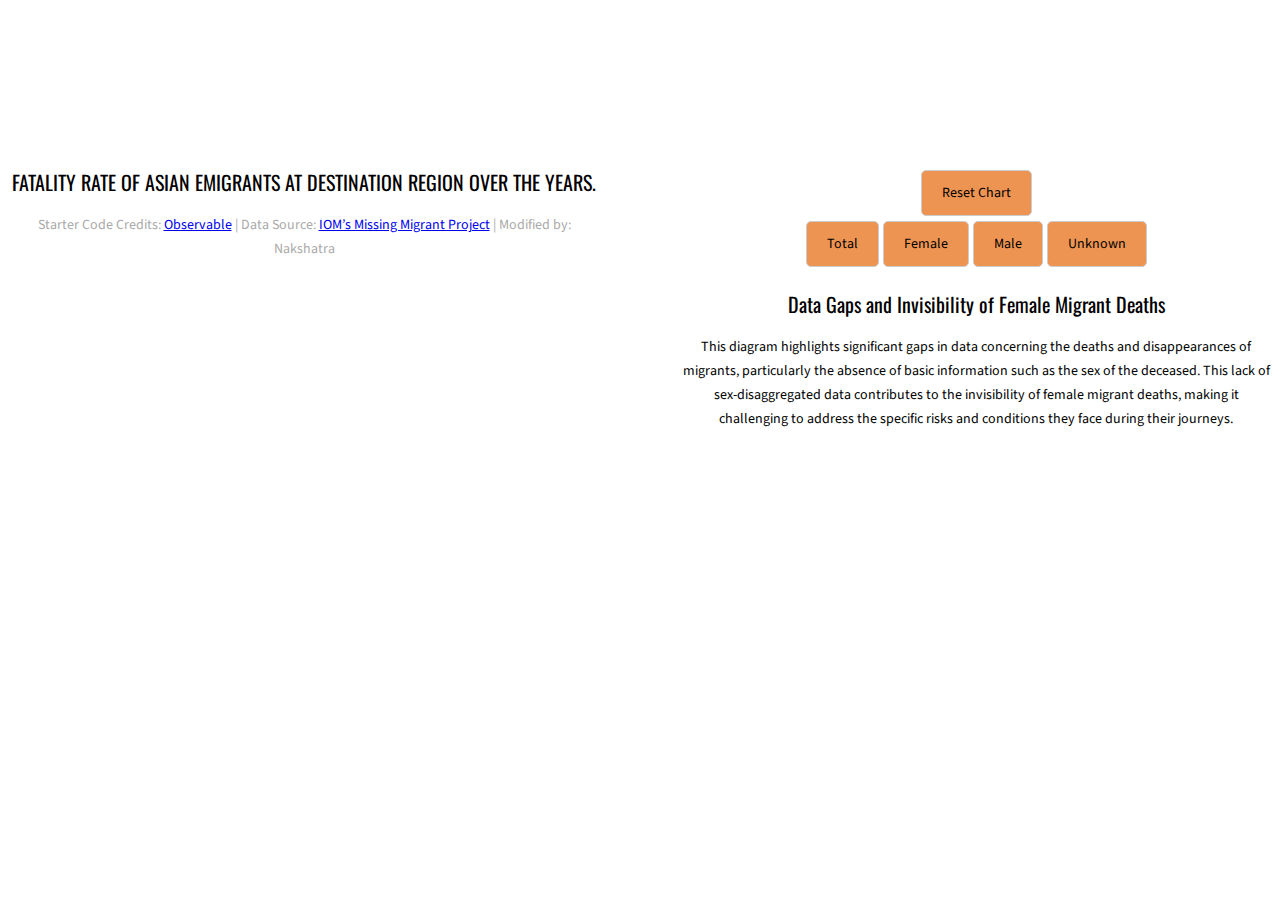
<file: 6_chord.html>
<!DOCTYPE html>
<html>
<head>
    <meta charset="UTF-8">
    <meta name="viewport" content="width=device-width, initial-scale=1.0">
    <title>6_chord</title>
    <script src="https://d3js.org/d3.v7.min.js"></script>
    <link rel="stylesheet" href="style.css" />
  <style>
     .wrapper {
        margin-top: 150px;
        text-align: center;
    }

    .row {
        display: flex;
    }

    .column {
        flex: 50%;
    }

    .column-2{
        flex: 50%;
        padding-left: 80px;
    }

    .chart-container{
      margin: 0;
      padding: 0;
    }

    .legend-container {
      width: 60%;
      height: 500px;
      padding-top: 10px;
      padding-left: 0px;
    }

    .arc-label {
      display: none; /* Initially hide the arc labels */
    }

    .button-top{
    margin-top: 20px;
    margin-bottom: 5px;
    background-color: #EE9453ff;
    padding: 10px 20px;
    border: 1px solid #ccc;
    border-radius: 5px;
    cursor: pointer;
    }

    .button {
    margin-bottom: 5px;
    background-color: #EE9453ff;
    padding: 10px 20px;
    border: 1px solid #ccc;
    border-radius: 5px;
    cursor: pointer;
    }
    .button:hover, .button-top:hover {
        background-color: #D20939ff;
        color: white;
    }

    /*Text*/
    h1 {
            font-family: "Oswald", sans-serif;
            font-size: 24px;
            font-weight: 400;
            text-transform: uppercase;
            color: black;
            padding: 0;
            margin-top: 10px;
        }

    h2 {
            font-family: "Oswald", sans-serif;
            font-size: 20px;
            font-weight: 400;
        }

    p,button  {
            font-family: "Source Sans Pro", sans-serif;
            font-weight: 400;
            font-size: 14px;
            line-height: 24px;
        }
  </style>
</head>
<body>
  <div class="wrapper">
    <div class="row">
    <div class="column">
      <h2>FATALITY RATE OF ASIAN EMIGRANTS AT DESTINATION REGION OVER THE YEARS.</h2>
            <!-- Chart SVG -->
            <div class="chart-container" id="chart-container">
              <div class="chart-viewport" id="chart-viewport">
                <!-- Chart will be contained within this viewport -->
              </div>
              <footer>
                <p>
                    Starter Code Credits: <a href="https://observablehq.com/@d3/directed-chord-diagram/2" target="_blank">Observable</a>
                    | Data Source: <a href="https://missingmigrants.iom.int/region/asia"
                        target="_blank">IOM’s Missing Migrant Project</a>
                    | Modified by: Nakshatra
                </p>
            </footer>
            </div>
    </div>
        <div class="column-2">
          <div>
            <button class="button-top" id="reset-button">Reset Chart</button>
            <div id="buttons">
              <button class="button" id="csv">Total</button>
              <button class="button" id="csv1">Female</button>
              <button class="button" id="csv2">Male</button>
              <button class="button" id="csv3">Unknown</button>
            </div>
          </div> 
            <h2 id="sectionTitle">Data Gaps and Invisibility of Female Migrant Deaths</h2>
            <p id="sectionContent">This diagram highlights significant gaps in data concerning the deaths and disappearances 
              of migrants, particularly the absence of basic information such as the sex of the deceased. 
              This lack of sex-disaggregated data contributes to the invisibility of female migrant deaths,
              making it challenging to address the specific risks and conditions they face during their journeys.</p>
            </div>
    </div>
</div>
<div id="tooltip" style="position: absolute; display: none; background: #000000b2; padding: 5px; border: 1px solid #ccc; color: #ffffff;"></div>

  <script>
     // Initialize the chord diagram with a placeholder selection
     let currentChord = d3.select("#chart-viewport").append("g");
        let currentDataFile = "/data/f.csv/total-death-and-missing.csv";

   // Function to update the chord diagram with new data
function updateChordDiagram(dataFile) {
  // Add fade-out transition to the chart-container
  d3.select("#chart-container")
    .transition()
    .delay(function(d,i){
         return i * 100;
     })
     .duration(400)
    .style("opacity", 0)
    .on("end", function() {
      // Once the fade-out transition is complete, update the chart data
      d3.csv(dataFile).then(function (data) {
        // Clear the existing chart and legend
        clearChordDiagram();
        clearLegend();

        // Create and store the new chord diagram
        currentDataFile = dataFile;
        createChordDiagram(data);

        // Add fade-in transition to the chart-container
        d3.select("#chart-container")
          .style("opacity", 0)
          .transition()
          .delay(function(d,i){
         return i * 100;
     })
     .duration(400)
          .style("opacity", 1);
      });
    });
}

        // Function to clear the chart
        function clearChordDiagram() {
            // Select the existing chart and remove it
            d3.select("#chart-viewport").selectAll("*").remove();
        }

        // Function to clear the legend
        function clearLegend() {
            // Select the existing legend and remove it
            d3.select("#legend-container").selectAll("*").remove();
        }

    function createChordDiagram(data) {
      const width = 450;
      const height = 450;
      const topPadding = 30;
      const innerRadius = (Math.min(width, height) - topPadding) * 0.4;
      const outerRadius = innerRadius + 8;

      const names = Array.from(new Set(data.flatMap(d => [d.source, d.target])));
      const index = new Map(names.map((name, i) => [name, i]));

      const matrix = Array.from(index, () => new Array(names.length).fill(0));
      for (const { source, target, value } of data) {
        matrix[index.get(source)][index.get(target)] += value;
      }

      const chord = d3.chordDirected()
        .padAngle(0.02)
        .sortSubgroups(d3.descending);

      const arc = d3.arc()
        .innerRadius(innerRadius)
        .outerRadius(outerRadius);

      const ribbon = d3.ribbonArrow()
        .radius(innerRadius - 0.5)
        .padAngle(0);


      const colors = [
        "#F3A80Eff", 
        "#DB2D09ff", 
        "#C50126ff",
        "#E31F5Fff",
        "#139d15ff",
        "#5a2538ff",
        "#FF9E1Eff",
        "#0B2246ff",
        "#FDCD5Fff",
        "#73b772ff",
        "#aab2f1ff"
            ];

      //To format and calculate the value, used in tooltip
      const formatValue = x => `${x.toFixed(0)}`;

      const svg = d3.select("#chart-viewport") // Select the viewport for chart
        .append("svg")
        .attr("width", width)
        .attr("height", height)
        .attr("viewBox", [-width / 2, -height / 2, width, height])
        .style("width", "100%")
        .style("height", "auto")
        .style("font", "3.5px sans-serif");

      const chords = chord(matrix);

      const textId = "uniqueId";

      const tooltip = d3.select("#tooltip");


      //For the Legend
      const legendContainer = d3.select("#legend-container")
        .append("svg")
        .attr("width", "100%")
        .attr("height", "100%");

      const legendGroup = legendContainer
        .append("g")
        .selectAll("g")
        .data(names)
        .enter()
        .append("g")
        .attr("transform", (d, i) => `translate(0, ${i * 20})`);

      legendGroup
        .append("rect")
        .attr("width", 12)
        .attr("height", 12)
        .attr("fill", (d, i) => colors[i]);

      legendGroup
        .append("text")
        .attr("x", 20)
        .attr("y", 6)
        .attr("dy", "0.35em")
        .text(d => d);

      svg.append("path")
        .attr("id", textId)
        .attr("fill", "none")
        .attr("d", d3.arc()({ outerRadius, startAngle: 0, endAngle: 2 * Math.PI }));

      //For arcs 
      const arcGroup = svg.append("g")
        .selectAll()
        .data(chords.groups)
        .enter()
        .append("g");

      arcGroup.append("path")
        .attr("d", arc)
        .attr("fill", d => colors[d.index])
        .attr("stroke", "white")
        .attr("stroke-width", 0.2)
        .on("mouseover", showArcTooltip)
       .on("mouseout", hideTooltip);

      //For ribbons
      const ribbonGroup = svg.append("g")
        .selectAll()
        .data(chords)
        .enter()
        .append("g");

      ribbonGroup.append("path")
        .attr("d", ribbon)
        .attr("fill", d => colors[d.target.index])
        .style("mix-blend-mode", "multiply")
        .attr("stroke", d => colors[d.target.index])
        .attr("stroke-width", 0.2)
        .on("mouseover", showRibbonTooltip)
        .on("mouseout", hideTooltip);

    //For arc labels
    const arcLabels = arcGroup.append("text")
      .attr("class", "arc-label")
      .attr("dy", -3)
      .style("font-size", "8px") // Increase the font size
      .append("textPath")
      .attr("xlink:href", "#" + textId)
      .attr("startOffset", d => d.startAngle * outerRadius)
      .text(d => names[d.index]);

    arcGroup.on("mouseover", function() {
      const label = d3.select(this).select(".arc-label");
      label.style("display", "block"); // Show the label on arc hover
    });

    arcGroup.on("mouseout", function() {
      const label = d3.select(this).select(".arc-label");
      label.style("display", "none"); // Hide the label on arc mouseout
    });


    // Create a variable to keep track of the currently hovered arc index
    let hoveredArcIndex = null;

    //To show arc tooltip and visibility
      function showArcTooltip(event, d) {
          // Get the index of the currently hovered arc
          hoveredArcIndex = d.index;

        // Dim all ribbons
        ribbonGroup.style("opacity", 0);

        // Highlight the ribbons attached to the hovered arc
        ribbonGroup.filter(ribbon => ribbon.source.index === hoveredArcIndex || ribbon.target.index === hoveredArcIndex)
          .style("opacity", 1);

        const outgoingValue = d3.sum(chords, c => (c.source.index === d.index ? c.target.value : 0));
        tooltip.style("display", "block")
          .html(`Total Deaths and Missing from ${names[d.index]} is ${formatValue(outgoingValue)}.`)
         .style("left", (event.pageX + 10) + "px")
          .style("top", (event.pageY - 30) + "px");
      }

      //To show ribbon tooltip
      function showRibbonTooltip(event, d) {
        tooltip.style("display", "block")
          .html(`Source Region: ${names[d.source.index]}<br>Target Region: ${names[d.target.index]}<br>Value: ${formatValue(d.source.value)}`)
          .style("left", (event.pageX + 10) + "px")
          .style("top", (event.pageY - 30) + "px");
      }

      //To reset both, mouseout
      function hideTooltip() {
        // Reset the opacity of all ribbons to normal
      //ribbonGroup.style("opacity", 1);
      tooltip.style("display", "none");
      hoveredArcIndex = null;
      }

      d3.select("#chart-container")
        .style("max-width", "800px")
        .style("max-height", "800px");

     // Add an event listener to the Reset button
     document.getElementById("reset-button").addEventListener("click", resetChart);

function resetChart() {
  d3.selectAll(".arc-label").style("display", "none"); // Hide all arc labels
      ribbonGroup.style("opacity", 1); // Reset ribbon opacity
      tooltip.style("display", "none"); // Hide the tooltip
      hoveredArcIndex = null;
}

 // Store the new chord diagram
 currentChord = chords; // Adjust this line if 'chords' has a different name
    }

   // Function to update the HTML text based on the button clicked
function updateTextContent(title, content) {
  document.getElementById("sectionTitle").textContent = title;
  document.getElementById("sectionContent").innerHTML = content.replace(/\n/g, "<br>");
}

// Event listeners for the data buttons
document.getElementById("csv").addEventListener("click", function() {
  if (currentDataFile !== "/data/f.csv/total-death-and-missing.csv") {
    updateChordDiagram("/data/f.csv/total-death-and-missing.csv");
    updateTextContent("Data Gaps and Invisibility of Female Migrant Deaths", "This diagram highlights significant gaps in data concerning the deaths and disappearances of migrants, particularly the absence of basic information such as the sex of the deceased. This lack of sex-disaggregated data contributes to the invisibility of female migrant deaths, making it challenging to address the specific risks and conditions they face during their journeys.");
  }
});

document.getElementById("csv1").addEventListener("click", function() {
  if (currentDataFile !== "/data/f.csv/females.csv") {
    updateChordDiagram("/data/f.csv/females.csv");
    updateTextContent("Underreporting and Unknown Identities", "The scarcity of information on the deaths of migrant women is exacerbated by the circumstances surrounding their demise. Due to the challenges in recovering bodies and reporting, a significant number of female migrant deaths remain unknown and unrecorded. The lack of identification perpetuates the underreporting of incidents, particularly those involving women.");
  }
});

document.getElementById("csv2").addEventListener("click", function() {
  if (currentDataFile !== "/data/f.csv/males.csv") {
    updateChordDiagram("/data/f.csv/males.csv");
    updateTextContent("Regional Disparities in Available Data", "It also reveals regional disparities in the availability of data on female migrant deaths. While the Mediterranean route stands out as particularly deadly for women, other regions, such as Africa, Southeast Asia, and the US-Mexico border, also report significant numbers of female migrant deaths.\n\nFrom the years 2014 to 2023,Southeast Asia and Southern Asia has been the biggest contributor to the fatality rate with 3167 and 2494 deaths respectively, in the Asian region. In 2017, Southeast Asia was the second largest region to hold the highest amount of fatalities among other major regions. The limited sex-disaggregated data makes it challenging to pinpoint the most dangerous migratory routes for women.");
  }
});

document.getElementById("csv3").addEventListener("click", function() {
  if (currentDataFile !== "/data/f.csv/unknown.csv") {
    updateChordDiagram("/data/f.csv/unknown.csv");
    updateTextContent("Addressing the Tragic Impact on Families", "Beyond the statistics, it also underscores the profound impact on families left behind, often comprising mothers, wives, and children. The absence of information about the fate of a migrant family member can lead to tragic consequences, including legal, economic, social, and emotional challenges.Recognizing and addressing these impacts is essential for a comprehensive understanding of the consequences of female migrant deaths.\n\nRecording information on migrant deaths is just the initial step, preventing future tragedies requires a deeper understanding of why women undertake migration journeys and the gendered dimensions of the risks they face. More research is essential to uncover the root causes, enabling targeted interventions to address the specific challenges faced by female migrants. Additionally, providing support and information to families left behind is crucial in mitigating the multifaceted consequences of missing migrant incidents.");
  }
});

    // Initialize the chord diagram with the default data
    updateChordDiagram(currentDataFile);
  </script>
</body>
</html>
</file>
<file: style.css>
@import url(https://fonts.googleapis.com/css?family=Oswald:300,400,700);
@import url(https://fonts.googleapis.com/css?family=Source+Sans+Pro:200,300,400,600,700,900,200italic,300italic,400italic,600italic,700italic,900italic);
footer {
  text-align: center;
  color: #aaa;
}

/* Override site */
#main {
  width: 100%;
  padding: 0;
}
.content-asset p {
  margin: 0 auto;
}
.breadcrumb {
  display: none;
}

/*Highlight*/
/*
::selection {  
  background: var(--harvest-gold);
  color: white;
}
*/
/*Color*/
/**************************/
:root {
  --cardinal: #d20939ff;
  --harvest-gold: #f3a80eff;
  --sinopia: #db2d09ff;
  --persian-orange: #ee9453ff;
  --fire-engine-red: #c50126ff;
  --tomato: #fe603dff;
  --raspberry: #e31f5fff;
  --oxford-blue: #0b2246ff;
  --orange-peel: #ff9e1eff;
  --peach: #feedc0ff;

  /*color:var(--cardinal)*/
}

/* Typography */
/**************************/
#container h1 {
  font-family: "Oswald", sans-serif;
  font-size: 24px;
  font-weight: 400;
  text-transform: uppercase;
  color: black;
  padding: 0;
  margin: 0;
}
#container h2 {
  font-family: "Oswald", sans-serif;
  font-size: 70px;
  letter-spacing: 10px;
  text-align: center;
  color: white;
  font-weight: 400;
  text-transform: uppercase;
  z-index: 10;
  opacity: 0.9;
}
#container h3 {
  font-family: "Oswald", sans-serif;
  font-size: 14px;
  line-height: 0;
  font-weight: 400;
  letter-spacing: 8px;
  text-transform: uppercase;
  color: black;
}
#container p {
  font-family: "Source Sans Pro", sans-serif;
  font-weight: 400;
  font-size: 14px;
  line-height: 24px;
}

/* Section - Title */
/**************************/
#container .title {
  background: white;
  padding: 60px;
  margin: 0 auto;
  text-align: center;
}
#container .title h1 {
  font-size: 35px;
  letter-spacing: 8px;
}

/* Section - Block */
/**************************/
#container .block {
  display: flex;
  align-items: center;
  justify-content: space-between;
  background: white; /* padding: 60px; */
  width: 1380px;
  height: 100vh;
  margin: 0 auto;
  text-align: justify;
}
#container .block-gray {
  background: #f2f2f2;
  padding: 60px;
}
#container .section-overlay-mask {
  position: absolute;
  top: 0;
  left: 0;
  width: 100%;
  height: 100%;
  background-color: black;
  opacity: 0.7;
}

/* Section - section */
/**************************/
#container .section-one {
  padding-top: 200px;
  padding-bottom: 200px;
  overflow: hidden;
  position: relative;
  width: 100%;
  background-image: url("img/1.jpg");
  background-attachment: fixed;
  background-size: cover;
  -moz-background-size: cover;
  -webkit-background-size: cover;
  background-repeat: no-repeat;
  background-position: top center;
}
#container .section-two {
  padding-top: 200px;
  padding-bottom: 200px;
  overflow: hidden;
  position: relative;
  width: 100%;
  background-image: url("img/2_ori.jpg");
  background-attachment: fixed;
  background-size: cover;
  -moz-background-size: cover;
  -webkit-background-size: cover;
  background-repeat: no-repeat;
  background-position: center center;
}
#container .section-three {
  padding-top: 200px;
  padding-bottom: 200px;
  overflow: hidden;
  position: relative;
  width: 100%;
  background-image: url("img/3.jpg");
  background-attachment: fixed;
  background-size: cover;
  -moz-background-size: cover;
  -webkit-background-size: cover;
  background-repeat: no-repeat;
  background-position: center center;
}
#container .section-four {
  padding-top: 200px;
  padding-bottom: 200px;
  overflow: hidden;
  position: relative;
  width: 100%;
  background-image: url("img/4.jpg");
  background-attachment: fixed;
  background-size: cover;
  -moz-background-size: cover;
  -webkit-background-size: cover;
  background-repeat: no-repeat;
  background-position: center center;
}
#container .section-five {
  padding-top: 200px;
  padding-bottom: 200px;
  overflow: hidden;
  position: relative;
  width: 100%;
  background-image: url("img/5.jpg");
  background-attachment: fixed;
  background-size: cover;
  -moz-background-size: cover;
  -webkit-background-size: cover;
  background-repeat: no-repeat;
  background-position: center center;
}
#container .section-six {
  padding-top: 200px;
  padding-bottom: 200px;
  overflow: hidden;
  position: relative;
  width: 100%;
  background-image: url("img/6.jpg");
  background-attachment: fixed;
  background-size: cover;
  -moz-background-size: cover;
  -webkit-background-size: cover;
  background-repeat: no-repeat;
  background-position: center center;
}

/* Media Queries */
/**************************/
@media screen and (max-width: 959px) and (min-width: 768px) {
  #container .block {
    padding: 40px;
    width: 620px;
  }
}
@media screen and (max-width: 767px) {
  #container .block {
    padding: 30px;
    width: 420px;
  }
  #container h2 {
    font-size: 30px;
  }
  #container .block {
    padding: 30px;
  }
  #container .section-one,
  #container .section-two,
  #container .section-three,
  #container .section-four,
  #container .section-five,
  #container .section-six {
    padding-top: 100px;
    padding-bottom: 100px;
  }
}
@media screen and (max-width: 479px) {
  #container .block {
    padding: 30px 15px;
    width: 290px;
  }
}
</file>
